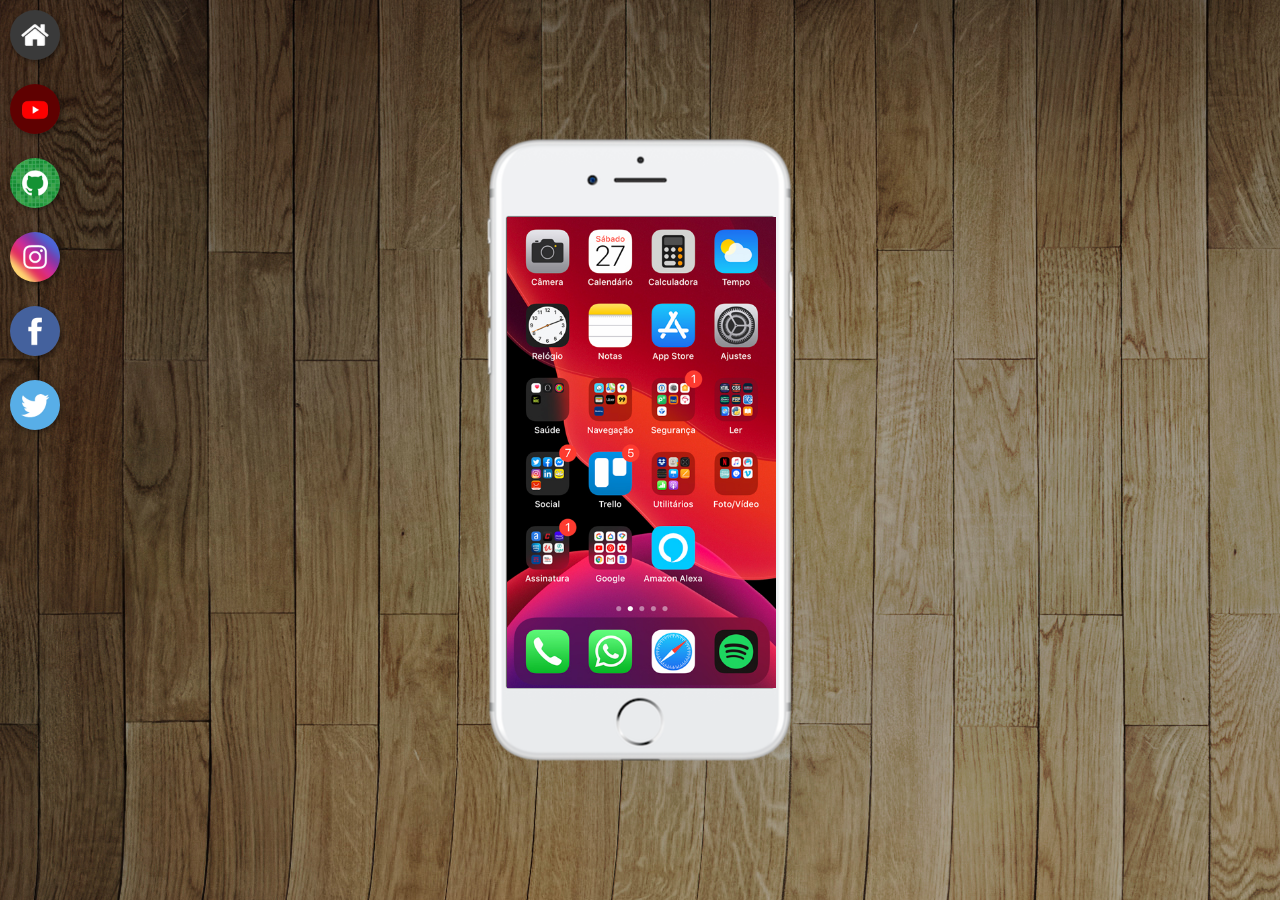
<file: index.html>
<!DOCTYPE html>
<html lang="pt-br">
<head>
    <meta charset="UTF-8">
    <meta name="viewport" content="width=device-width, initial-scale=1.0">
    <title>Document</title>
    <link rel="stylesheet" href="styles.css">
</head>
<body>
    <main><section id="telefone">
        <iframe src="home.html" name="tela" id="tela" frameborder="0">Seu navegador não é compatível.</iframe>
    </section>
<section id="redes-sociais">
 <a href="home.html" target="tela" alt="Home">
<img src="imagens/logo-home.jpg" alt="Home"></a><br>
<a href="youtube.html" target="tela" alt="YouTube">
    <img src="imagens/logo-youtube.jpg" alt="YouTube"></a><br>

<a href="github.html" target="tela" alt="GitHub">
    <img src="imagens/logo-github.jpg" alt="GitHub"></a><br>

<a href="instagram.html" target="tela" alt="Instagram">
    <img src="imagens/logo-instagram.jpg"  alt="Instagram"></a><br>

<a href="facebook.html" target="tela" alt="Facebook">
    <img src="imagens/logo-facebook.jpg"  alt="Facebook"></a><br>
<a href="twitter.html" target="tela" alt="Twitter">
    <img src="imagens/logo-twitter.jpg"  alt="Twitter"></a><br>
</section>


</main>
</body>
</html>
</file>
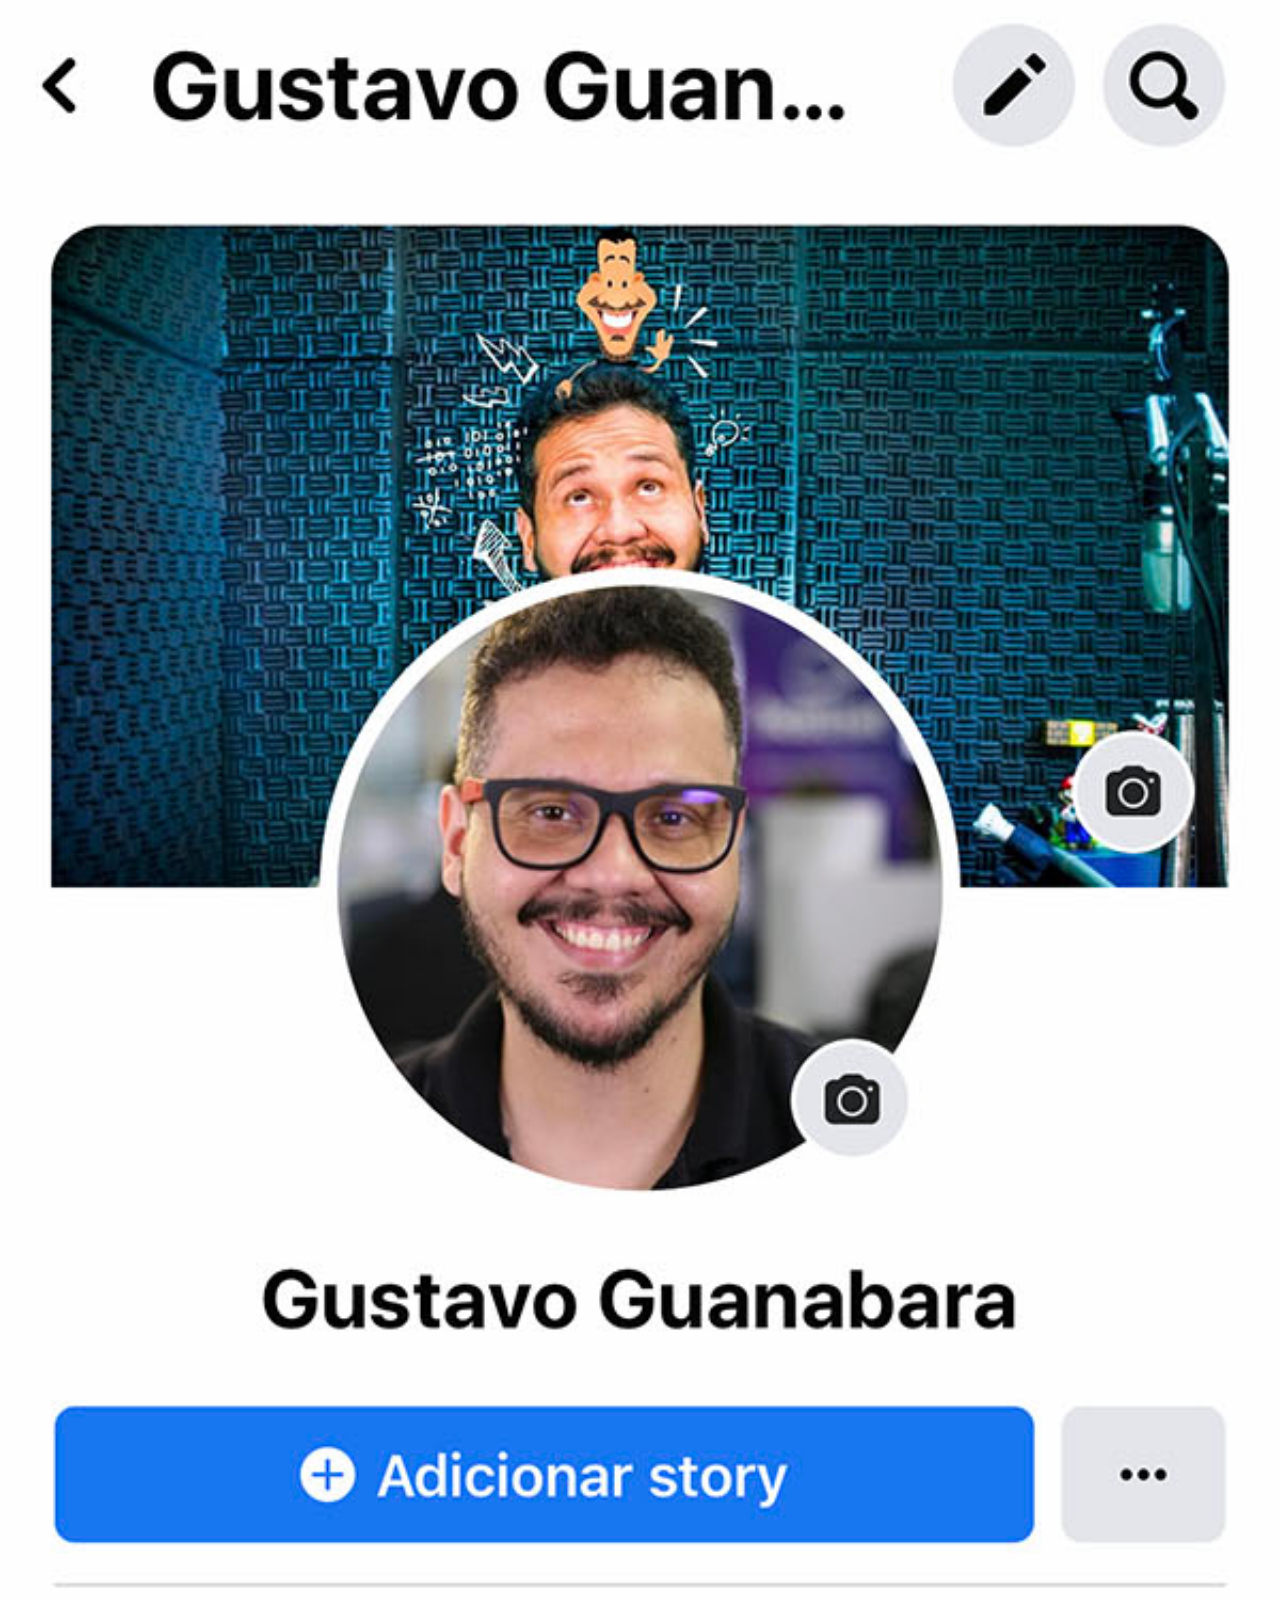
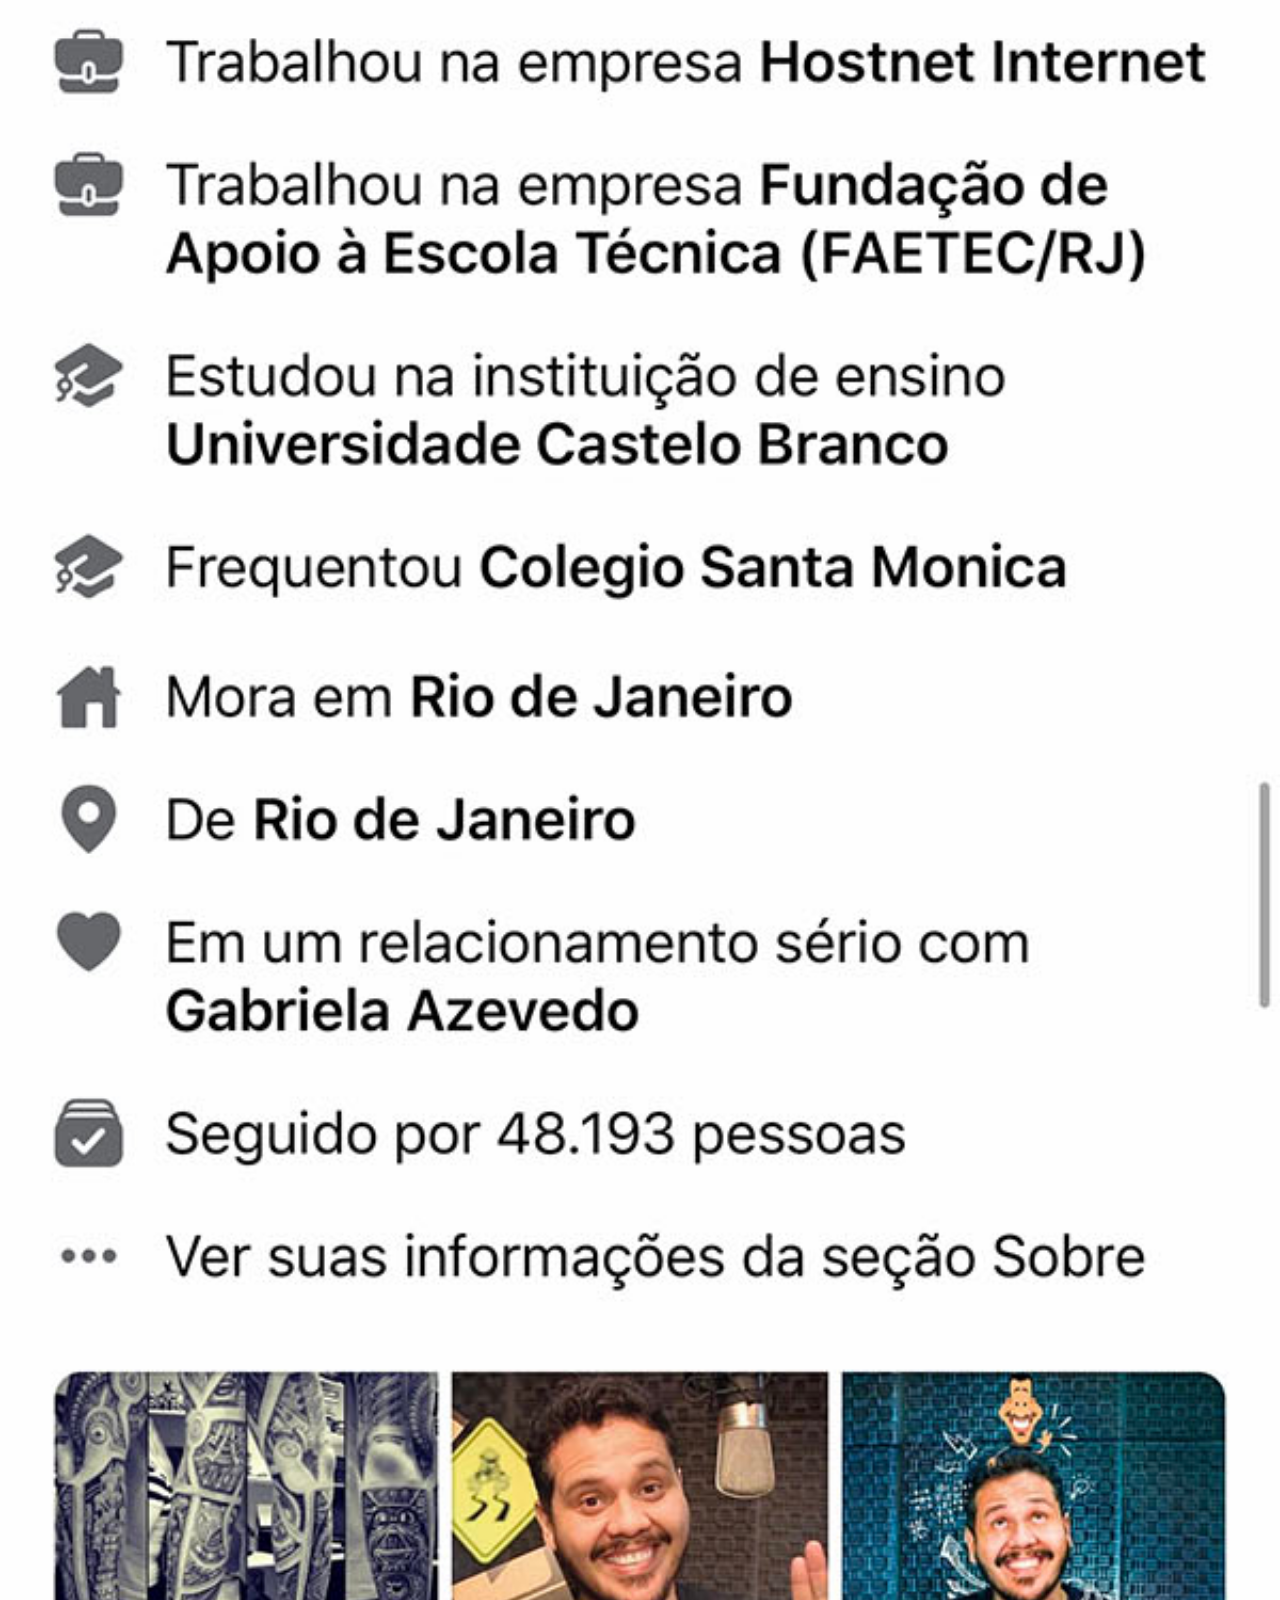
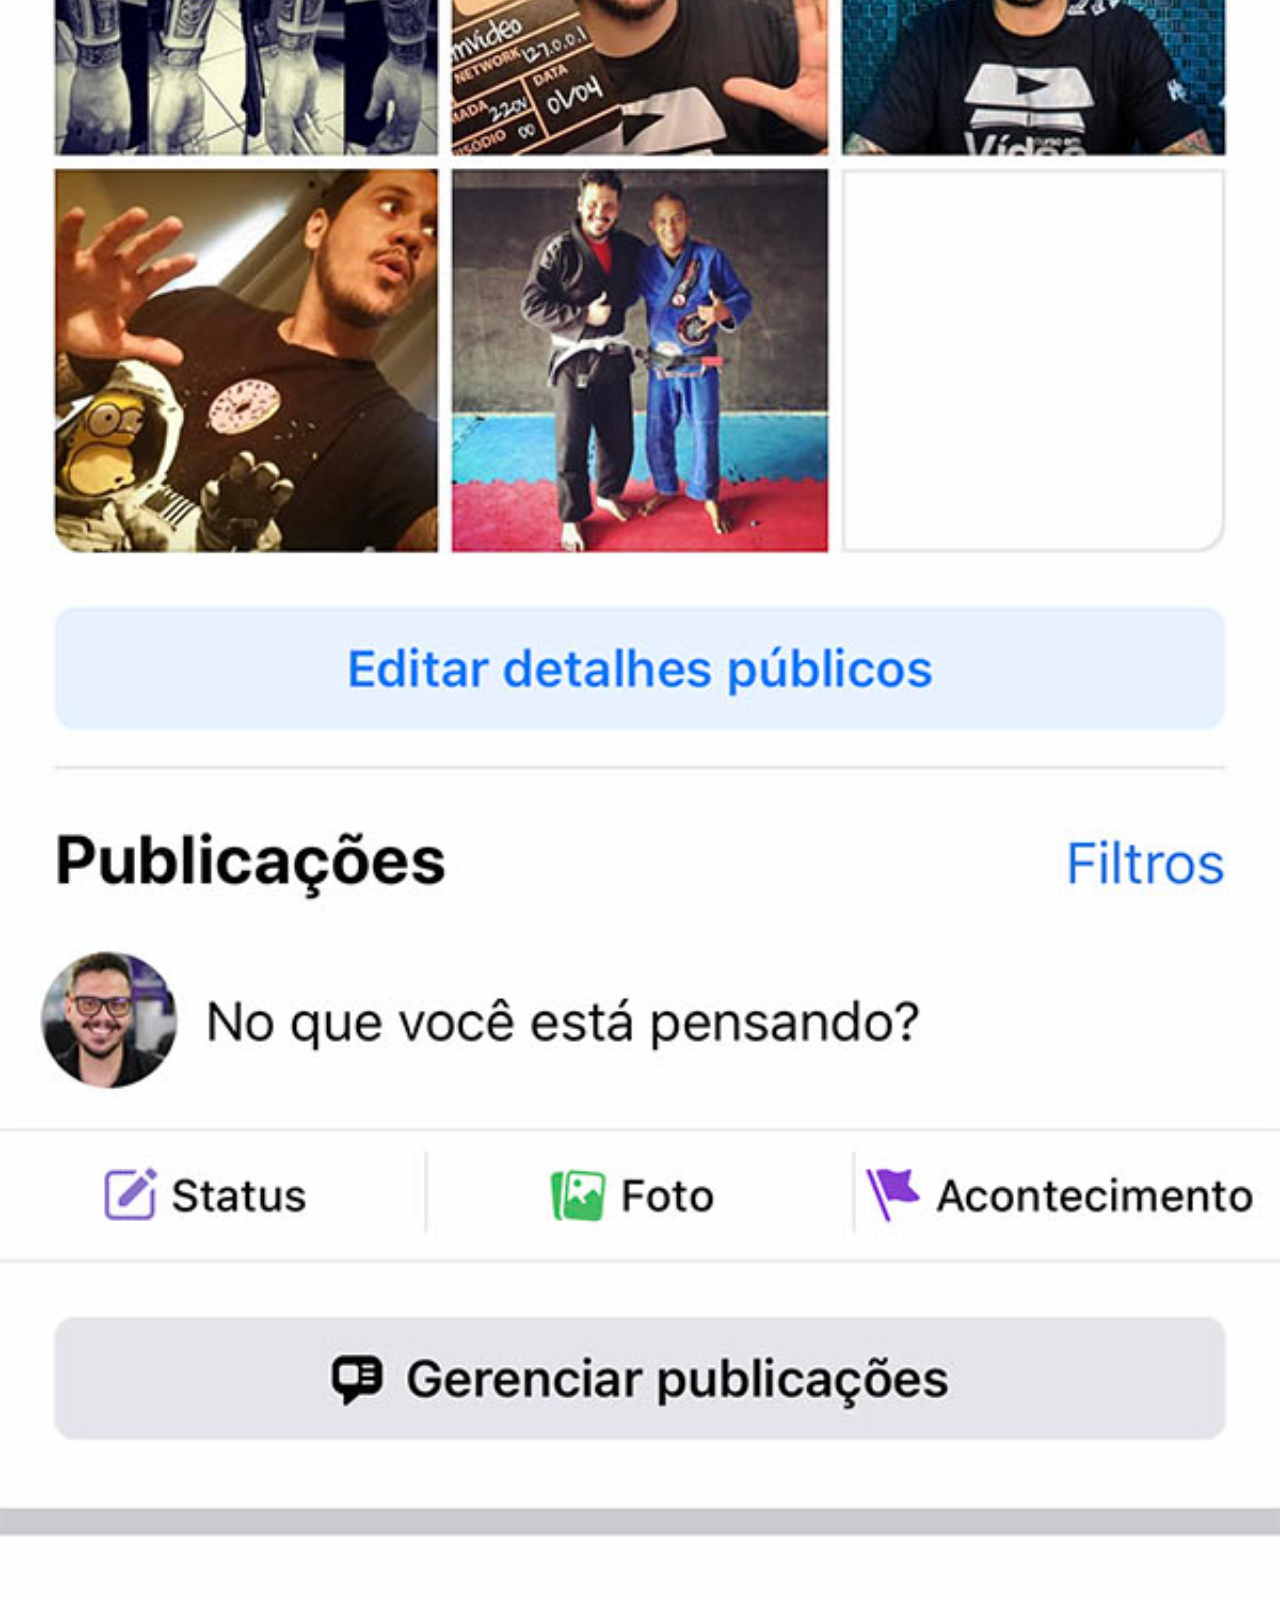
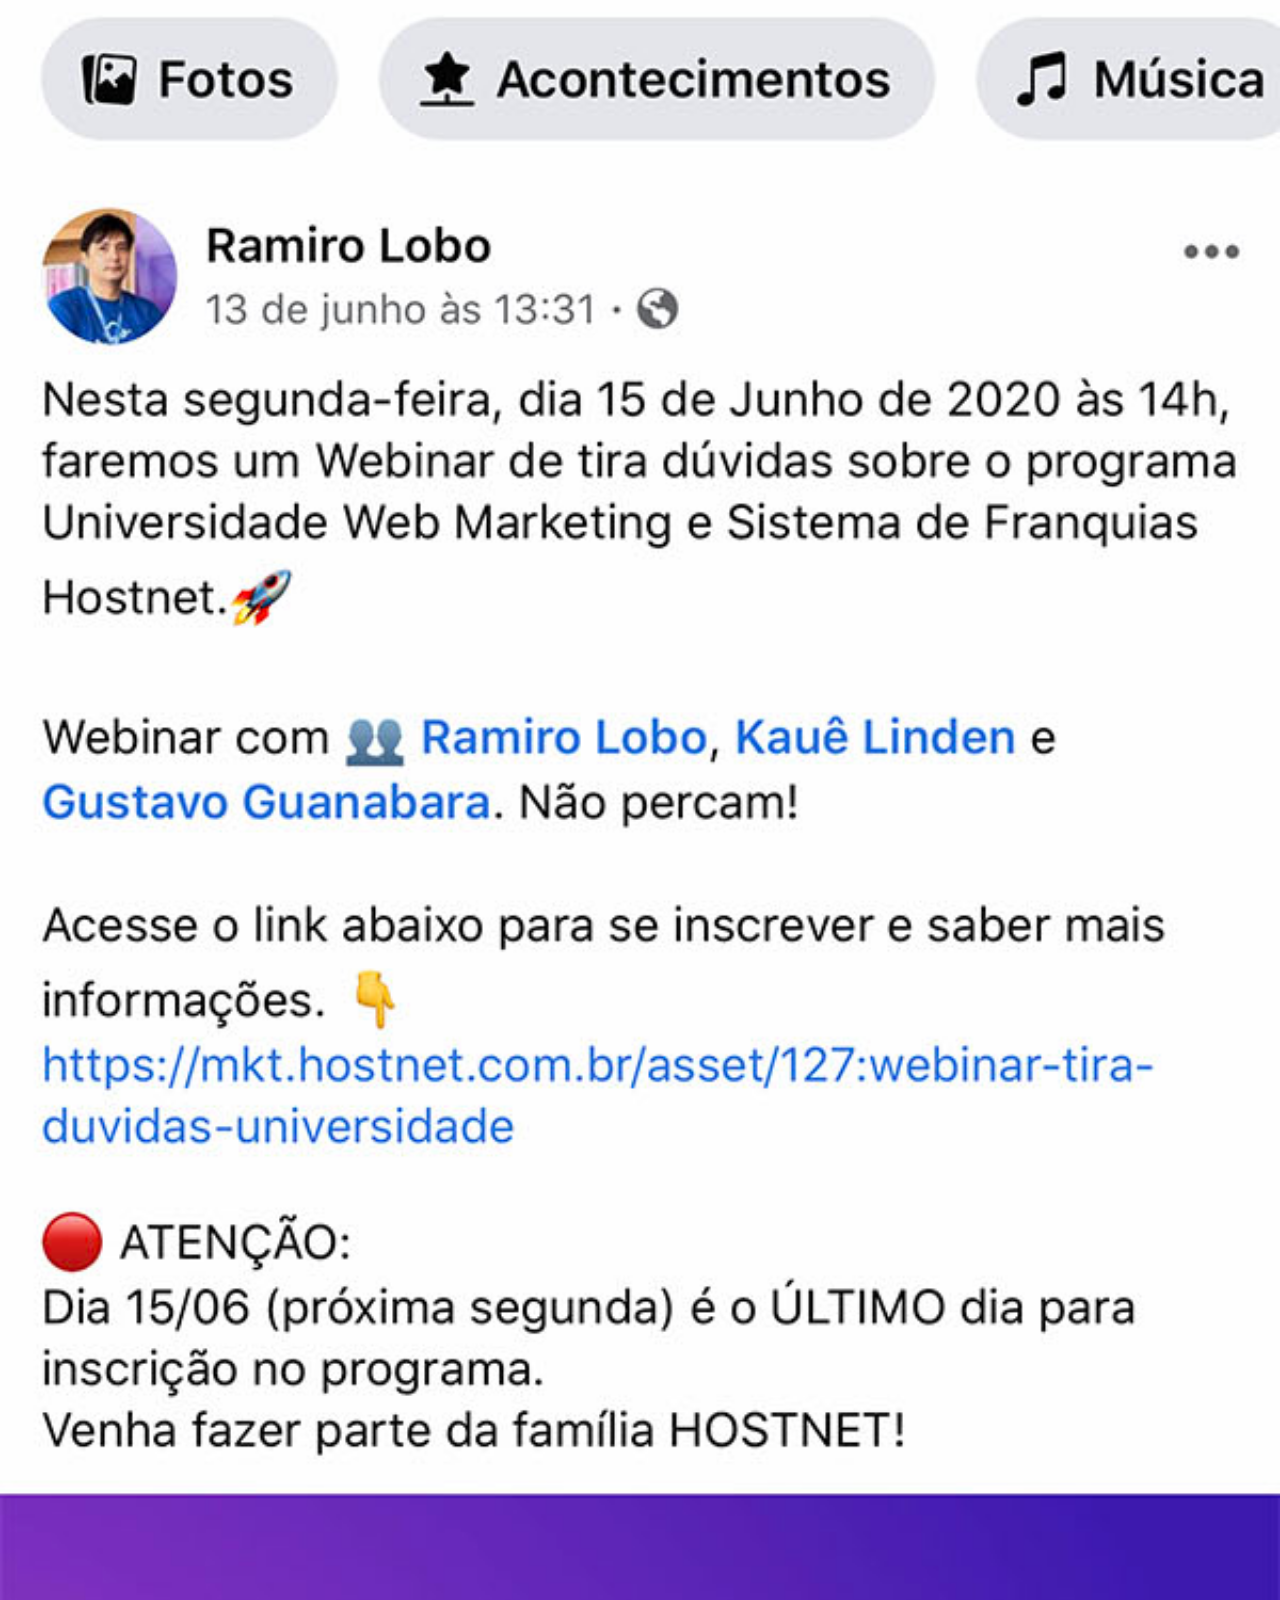
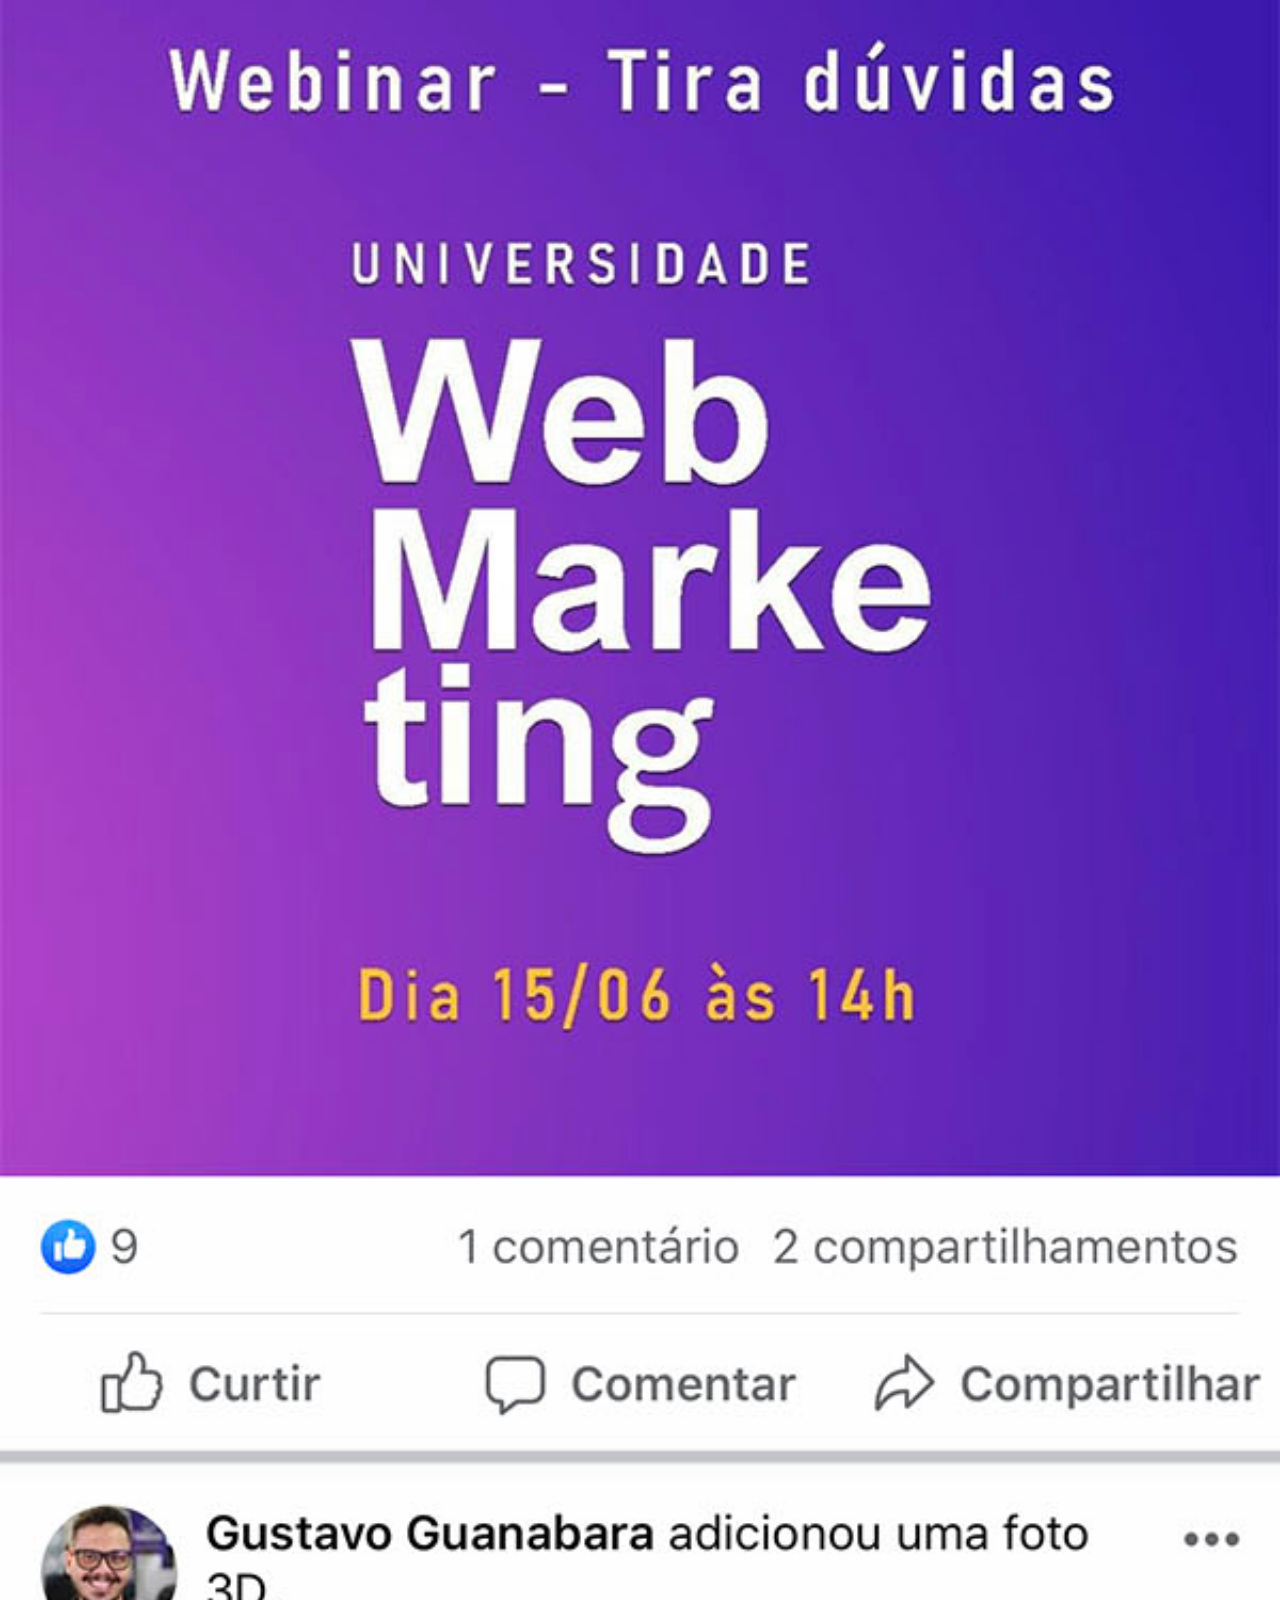
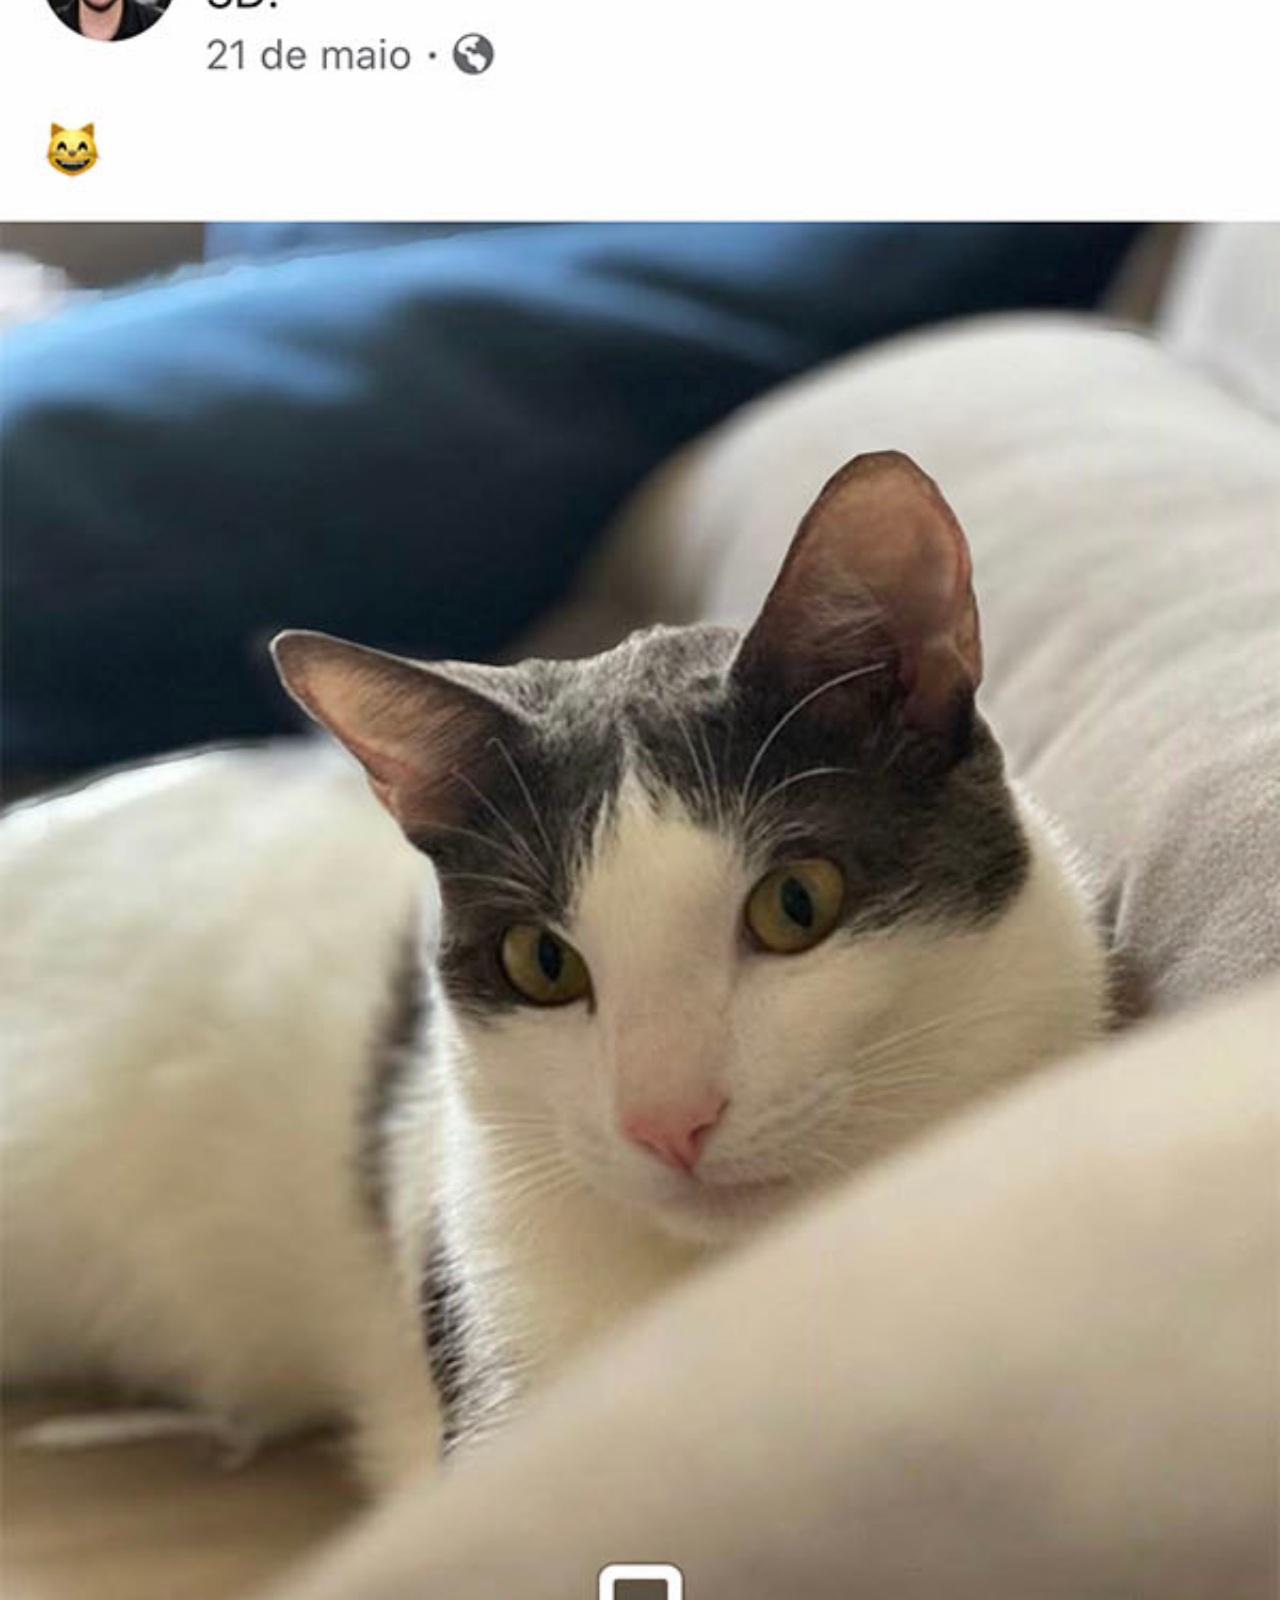
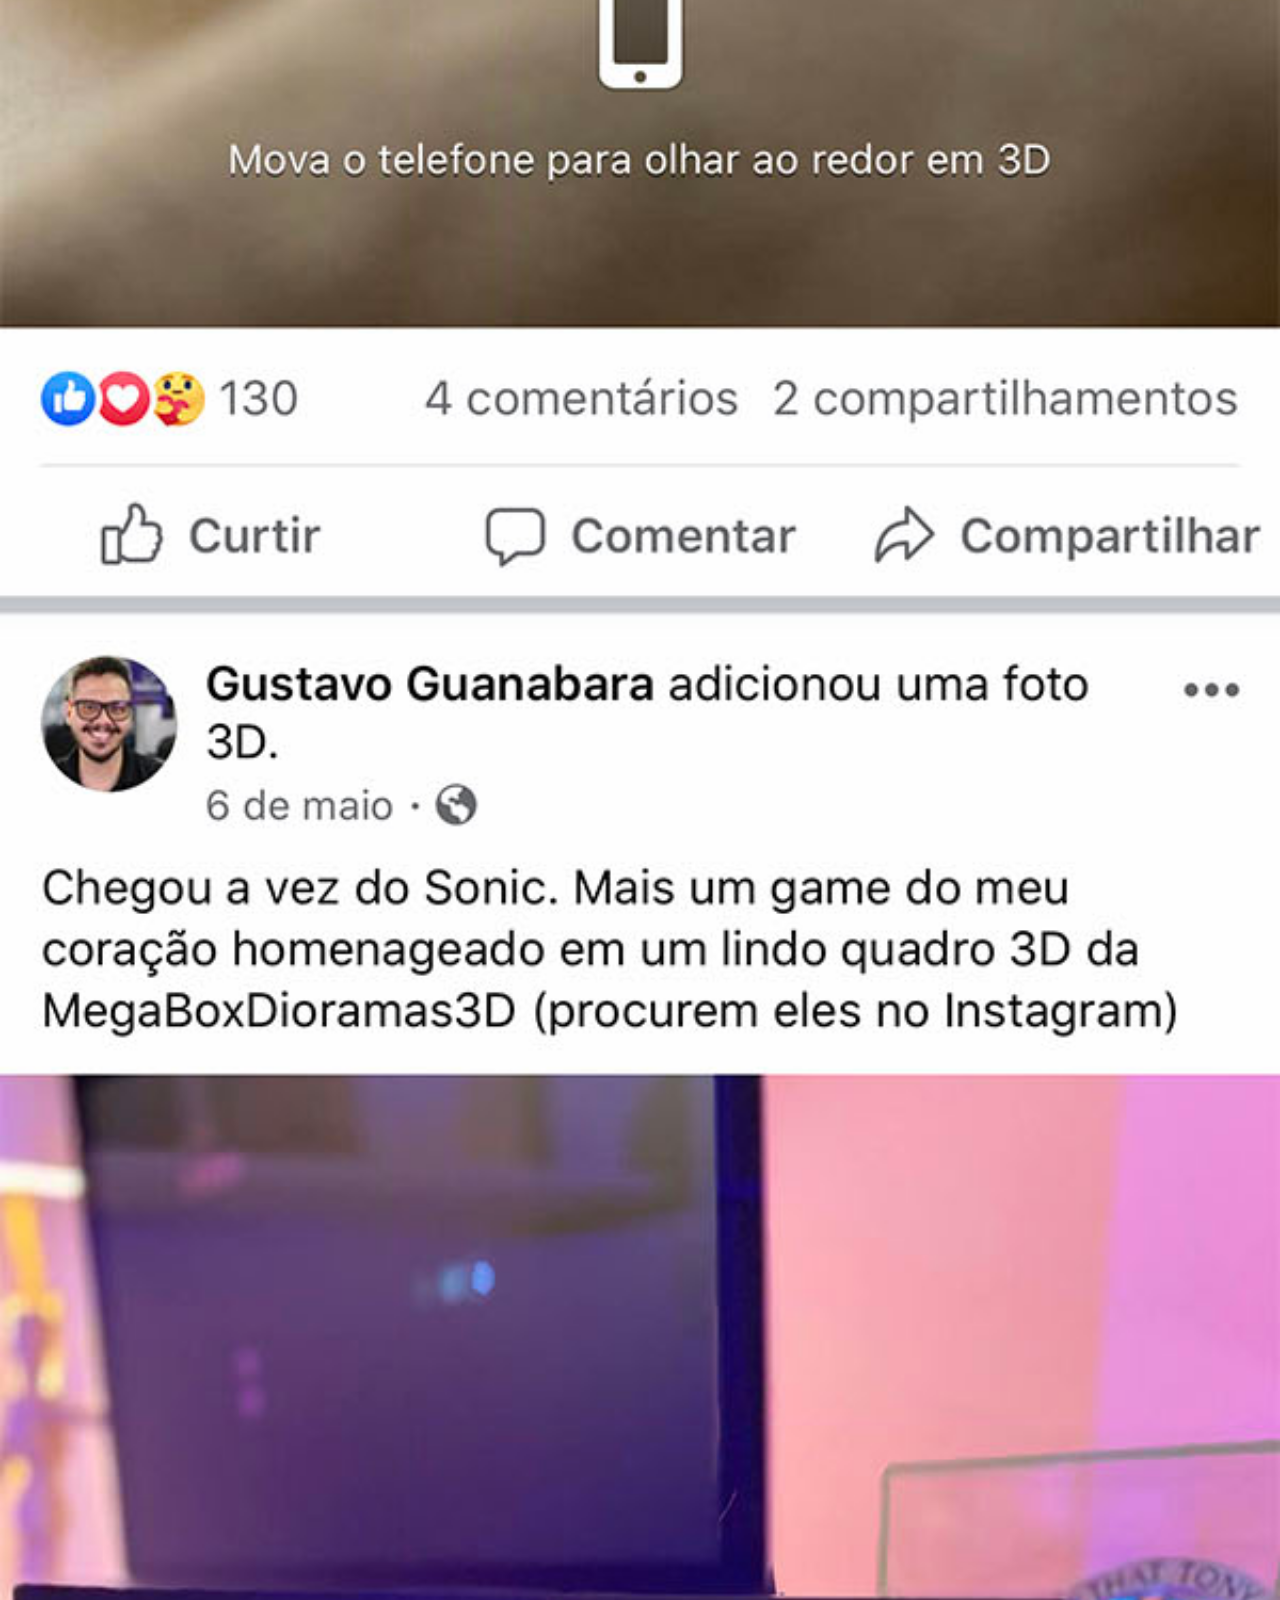
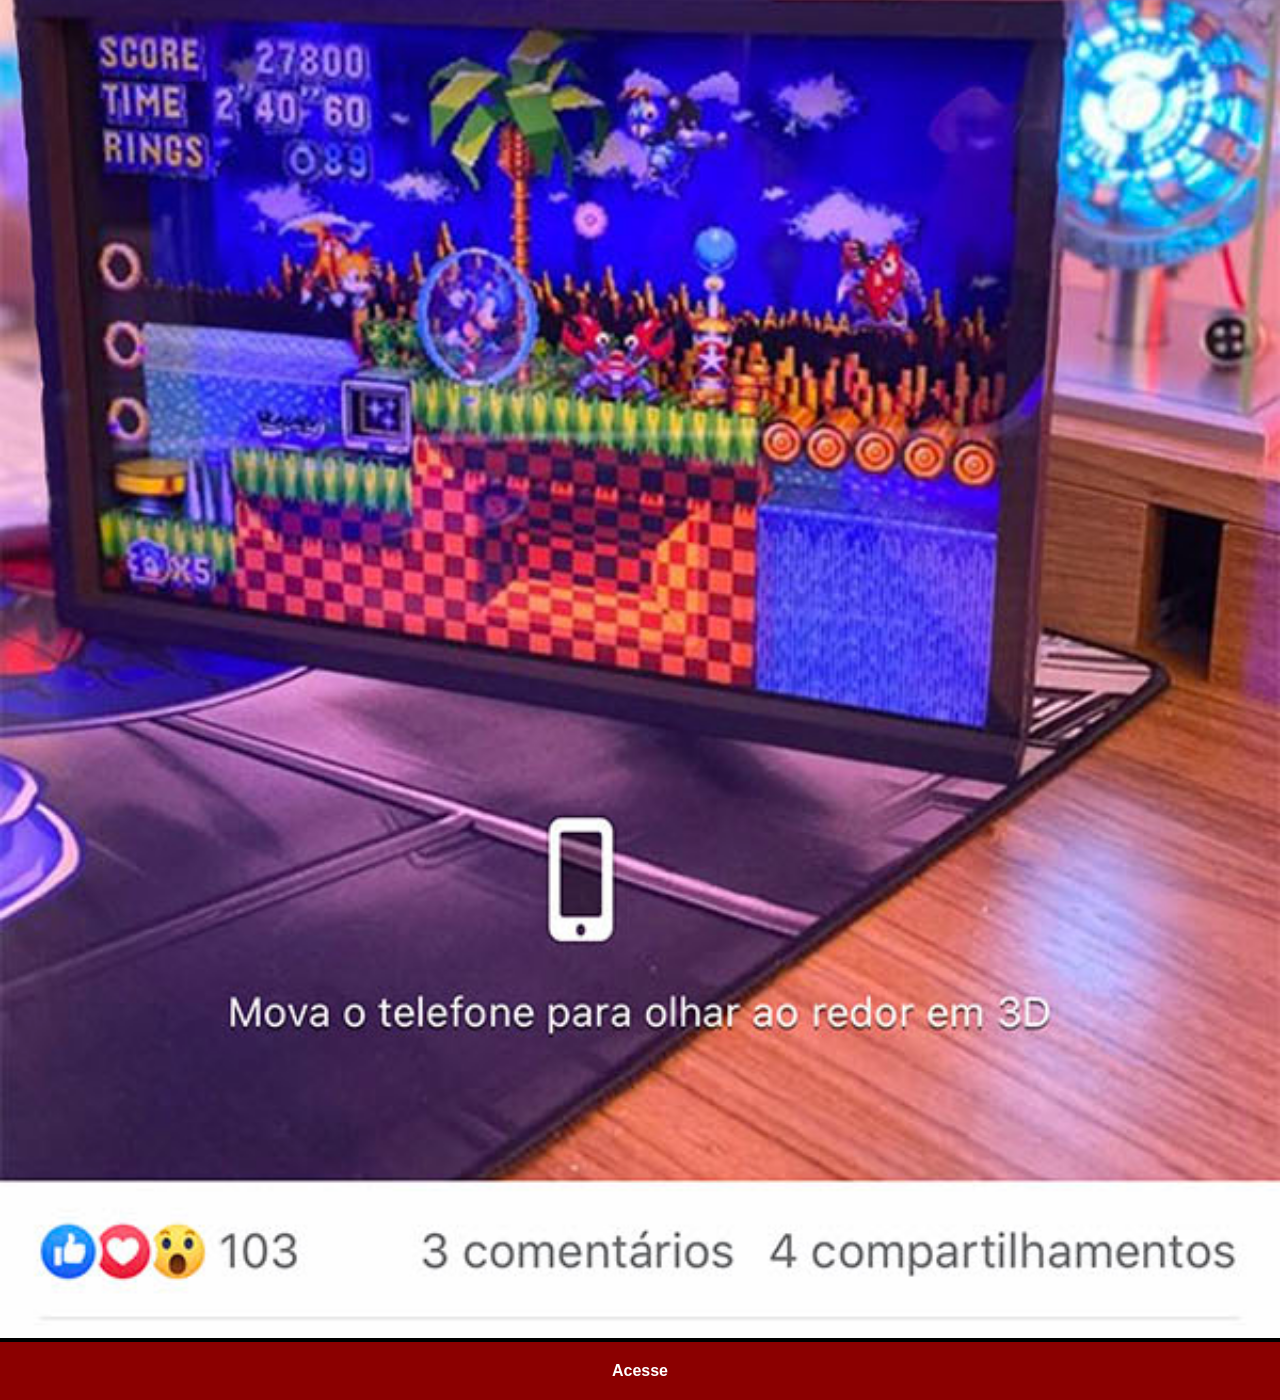
<file: facebook.html>
<!DOCTYPE html>
<html lang="pt-br">
<head>
    <meta charset="UTF-8">
    <meta name="viewport" content="width=device-width, initial-scale=1.0">
    <title>Facebook</title>
    <link rel="stylesheet" href="style2.css">
</head>
<body>
     <img src="imagens/tela-facebook.jpg" alt="Facebook">
    <a href="https://www.facebook.com/cursoemvideo" target="_blank">Acesse</a>
</body>
</html>
</file>
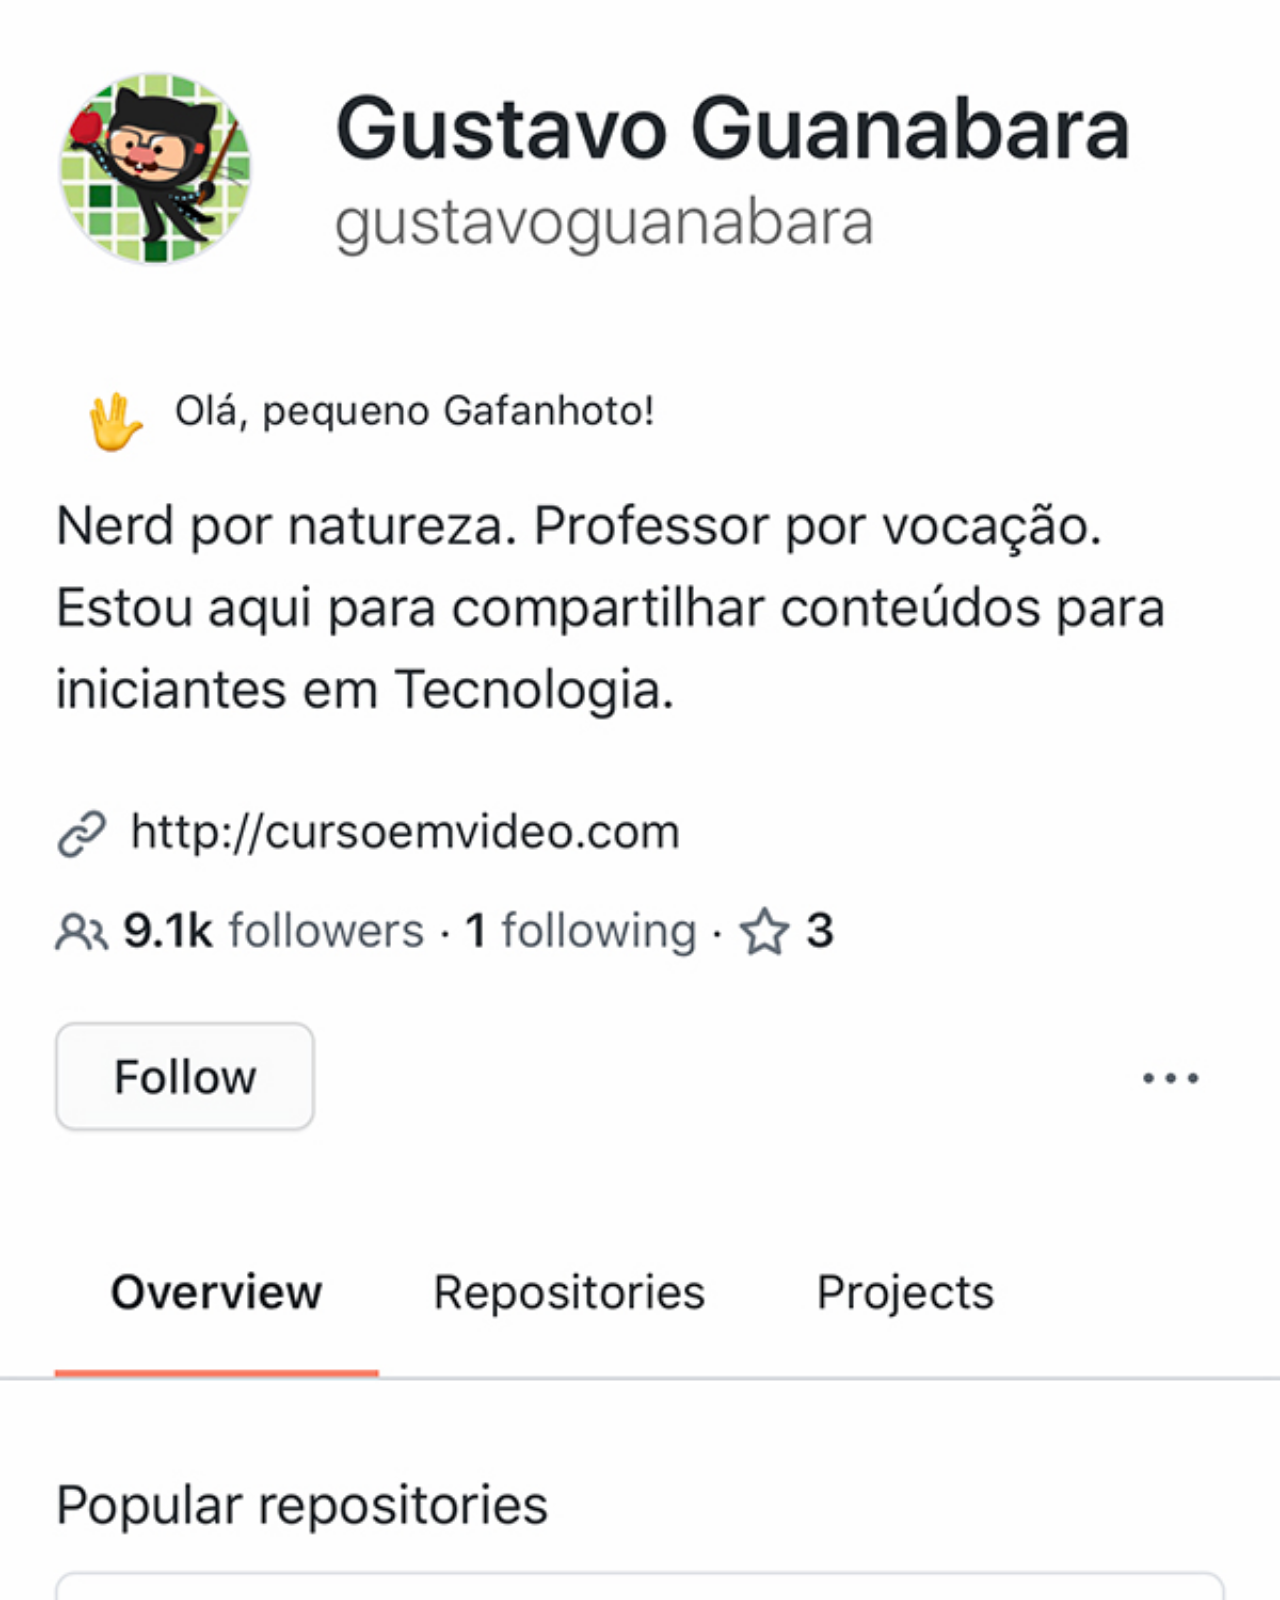
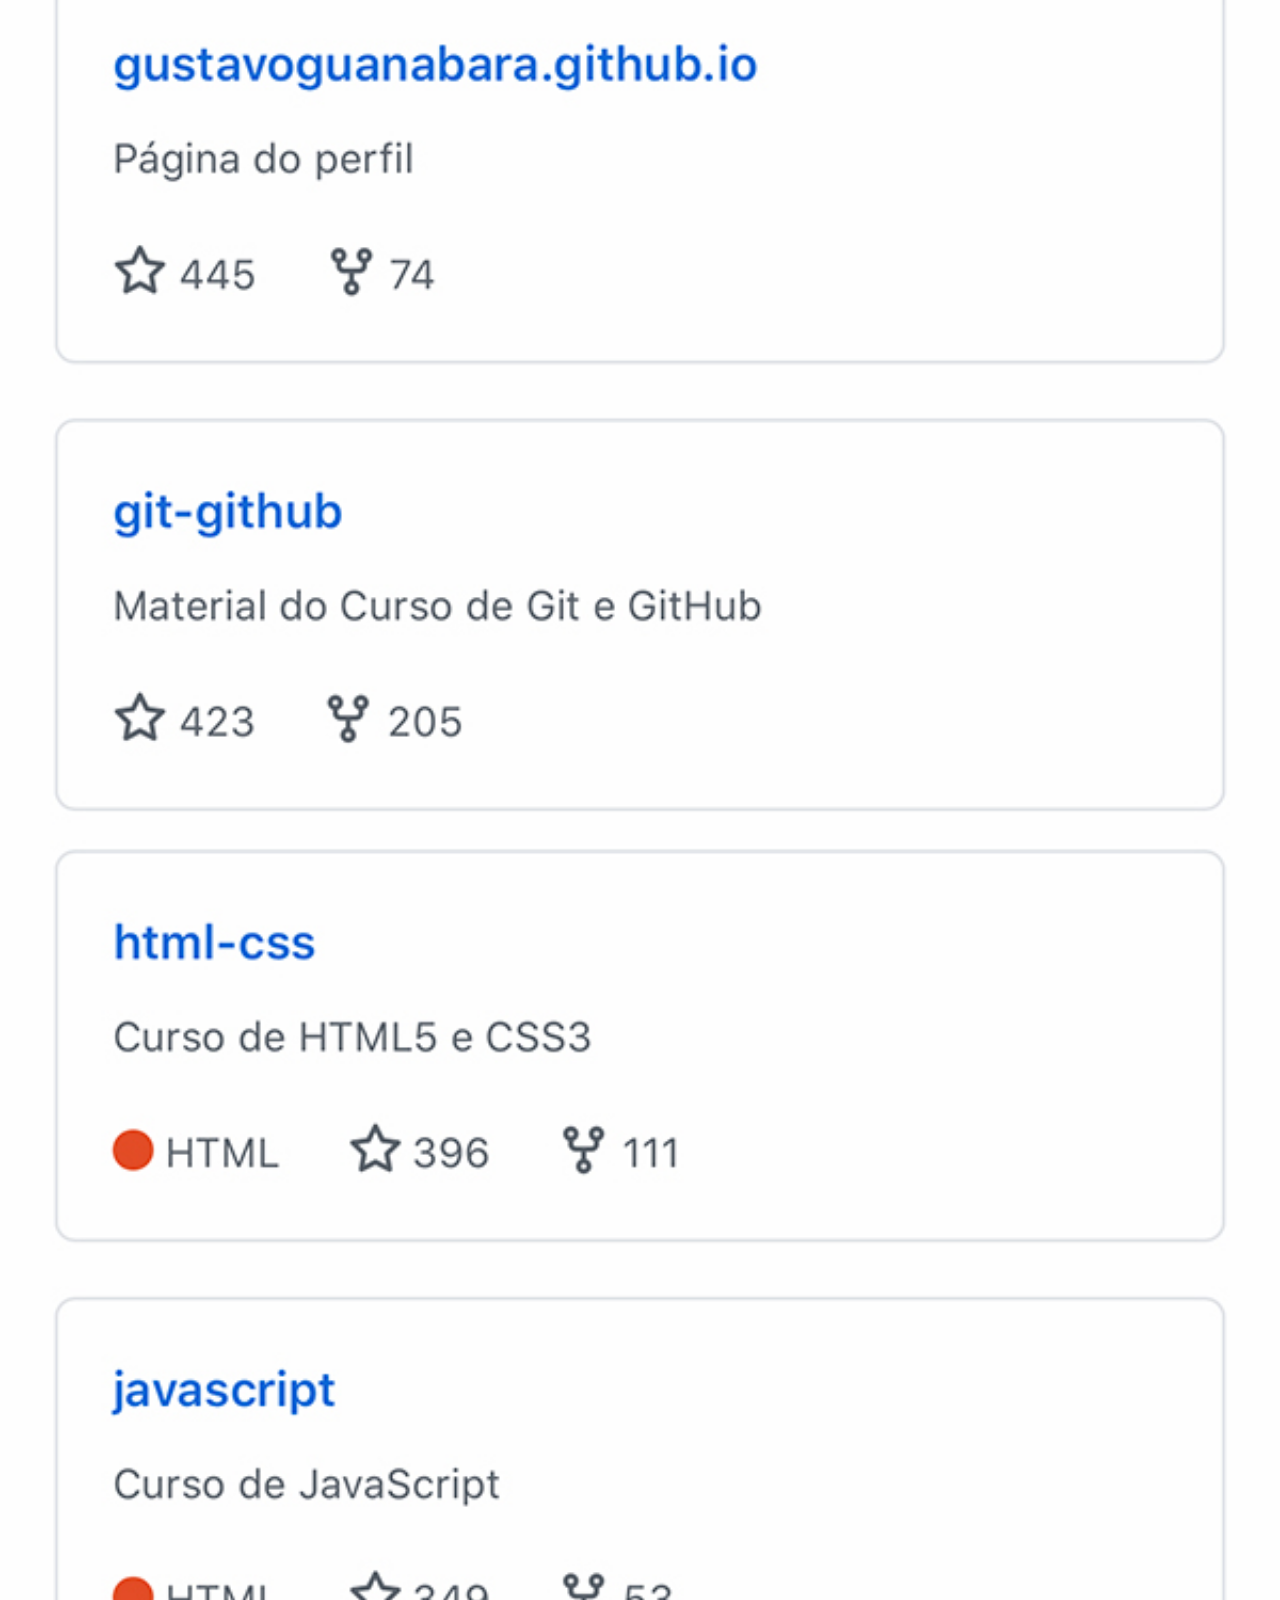
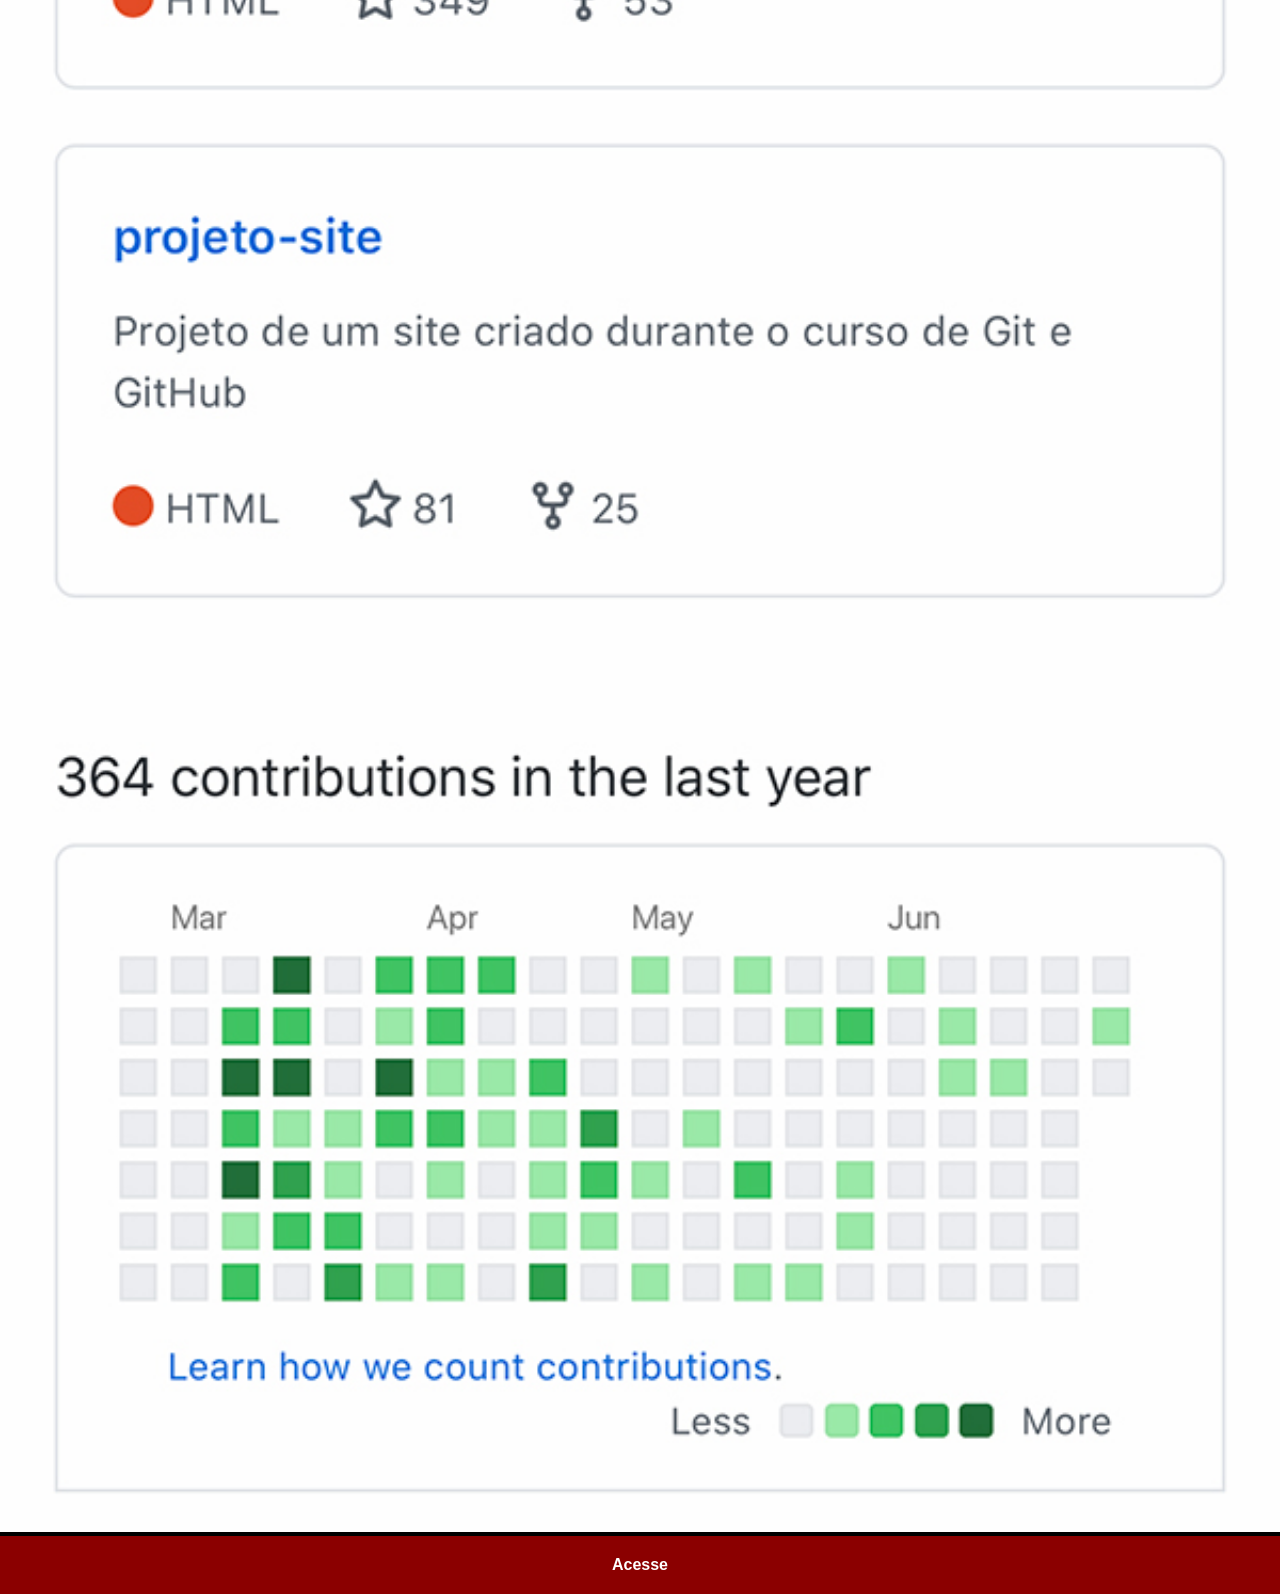
<file: github.html>
<!DOCTYPE html>
<html lang="pt-br">
<head>
    <meta charset="UTF-8">
    <meta name="viewport" content="width=device-width, initial-scale=1.0">
    <title>GitHub</title>
    <link rel="stylesheet" href="style2.css">
</head>
<body>
     <img src="imagens/tela-github.jpg" alt="GitHub">
    <a href="https://www.github.com/cursoemvideo" target="_blank">Acesse</a>
</body>
</html>
</file>
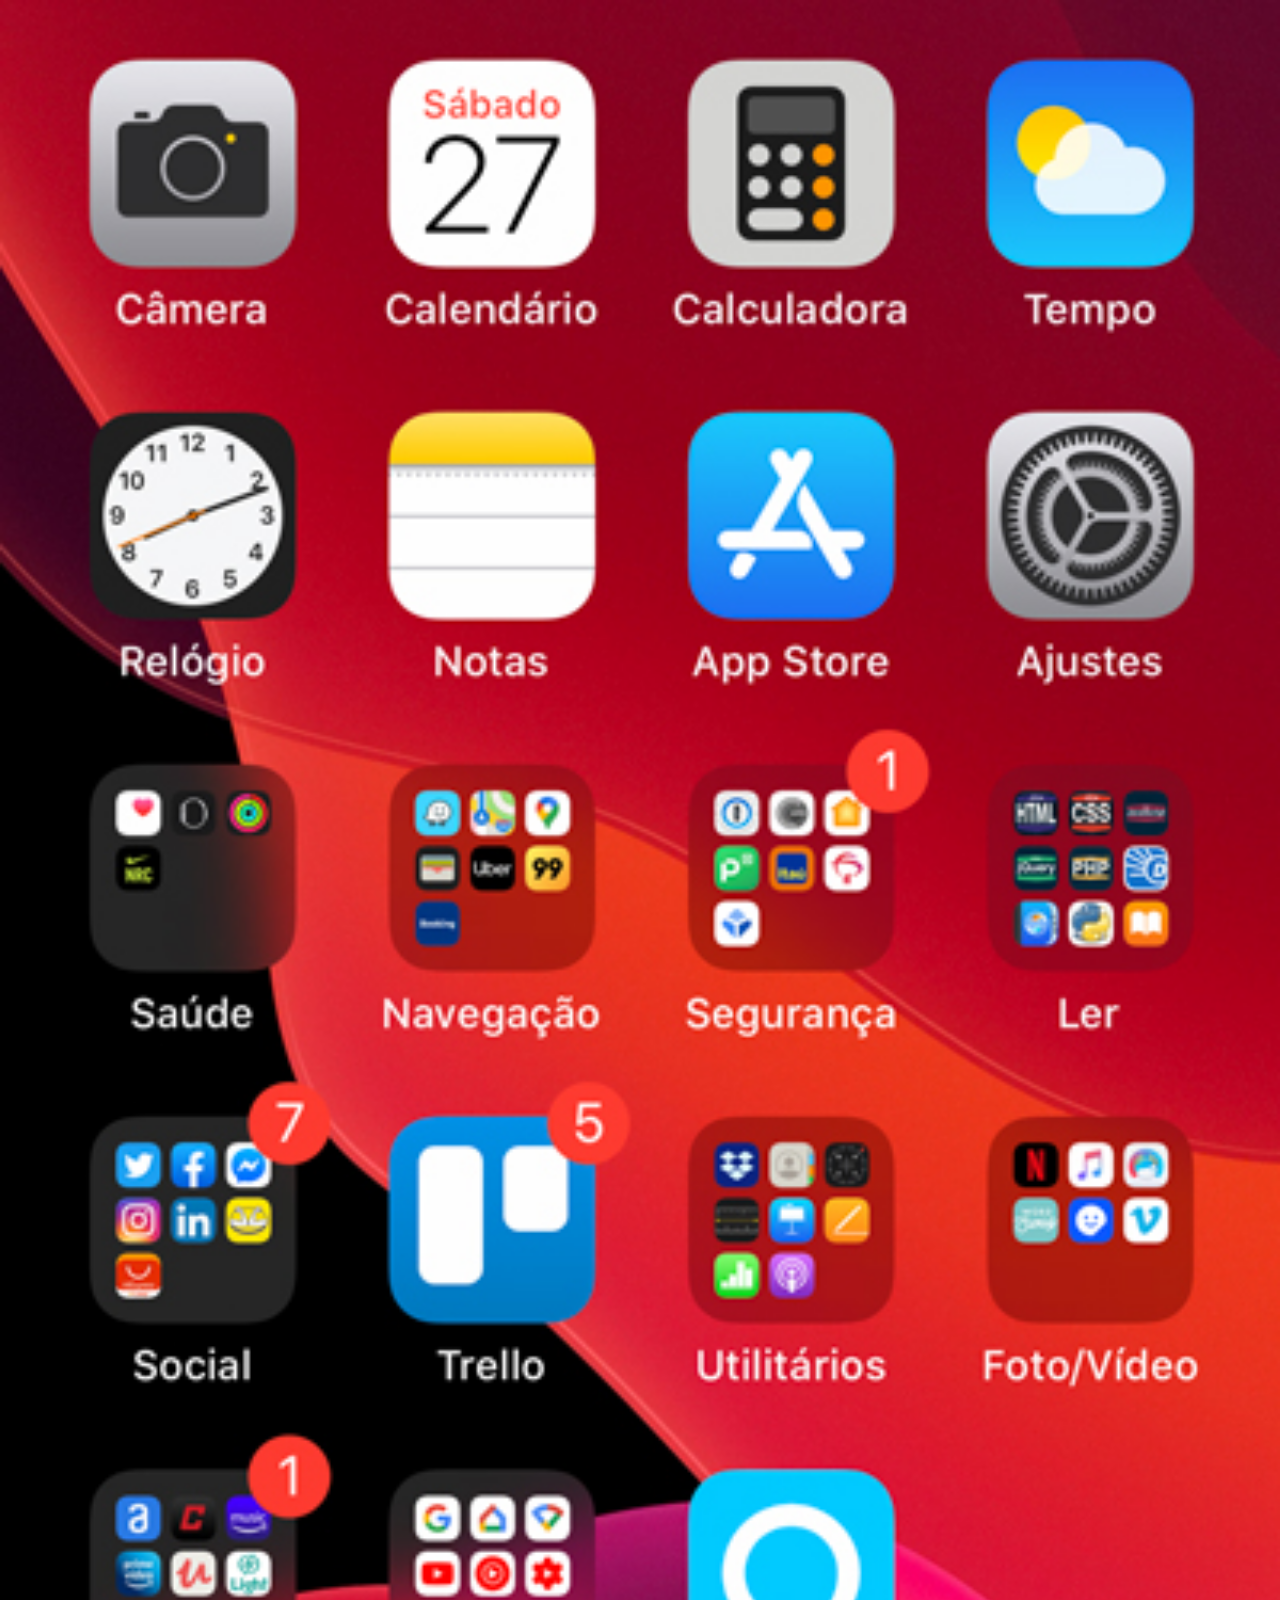
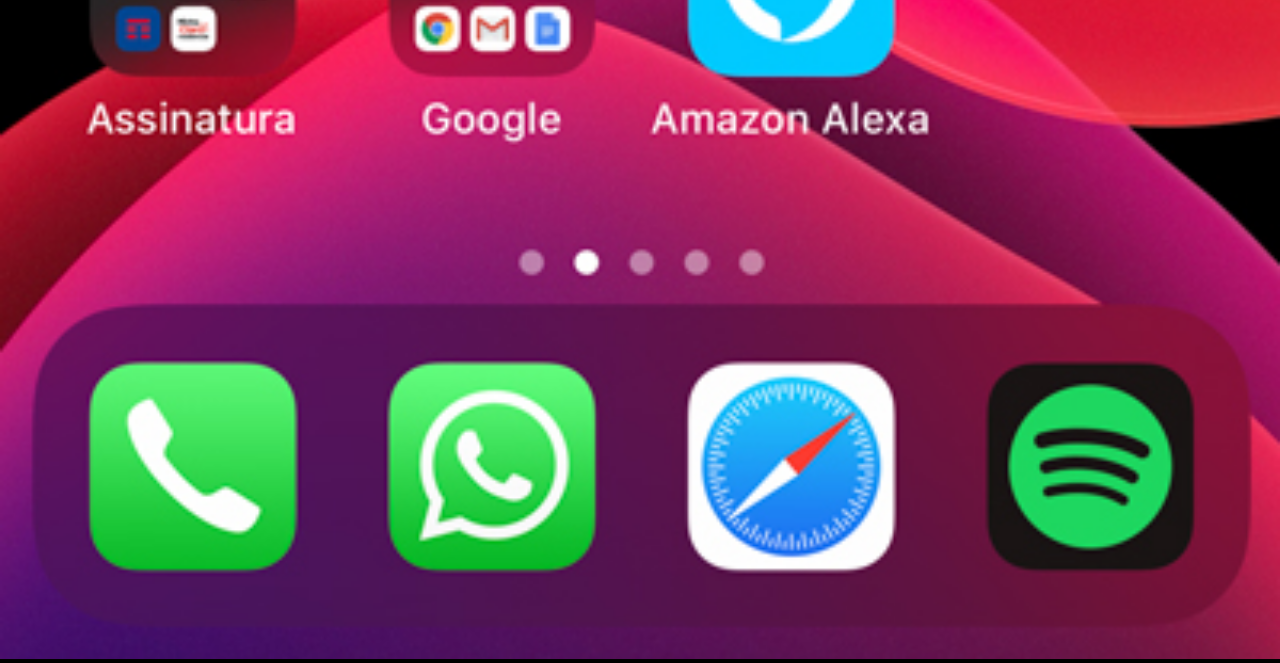
<file: home.html>
<!DOCTYPE html>
<html lang="pt-br">
<head>
    <meta charset="UTF-8">
    <meta name="viewport" content="width=device-width, initial-scale=1.0">
    <link rel="stylesheet" href="style2.css">
    <title>Home</title>
</head>
<body>
    <img src="imagens/tela-home.jpg" alt="Home">
</body>
</html>
</file>
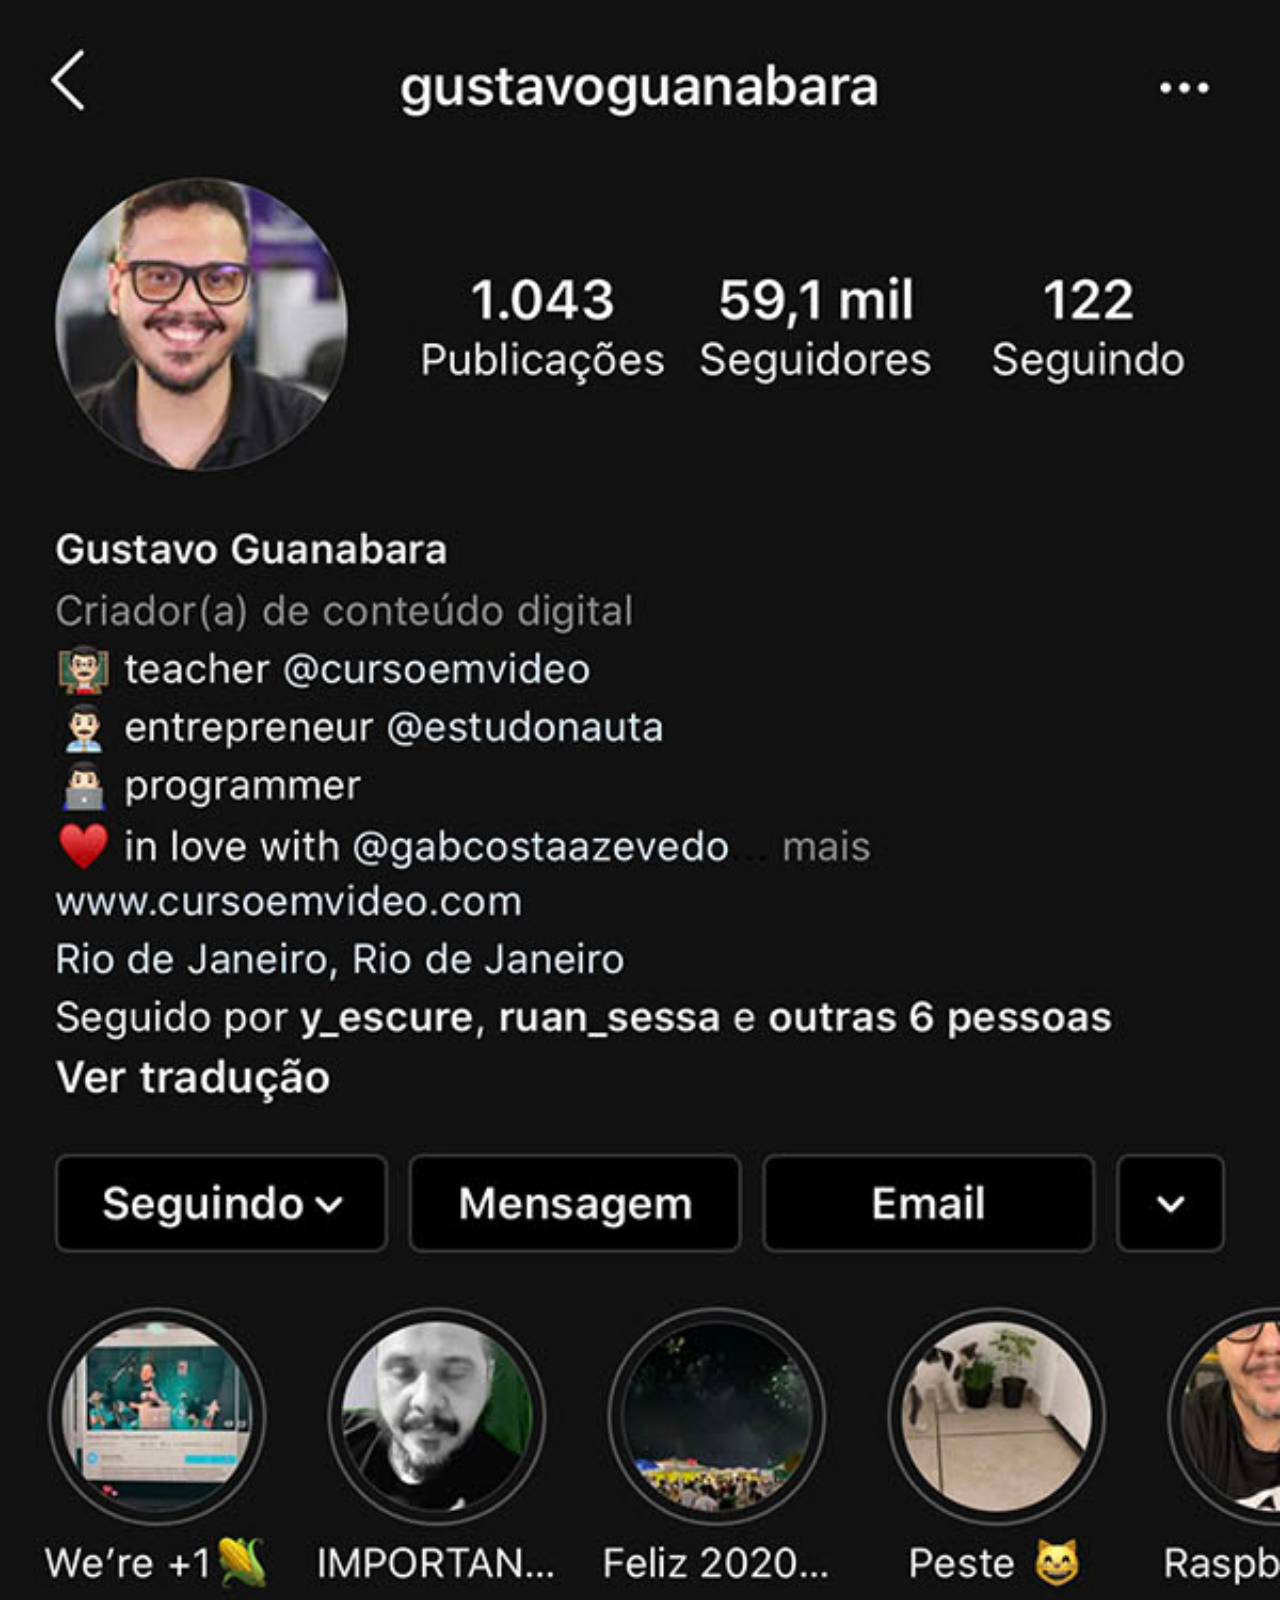
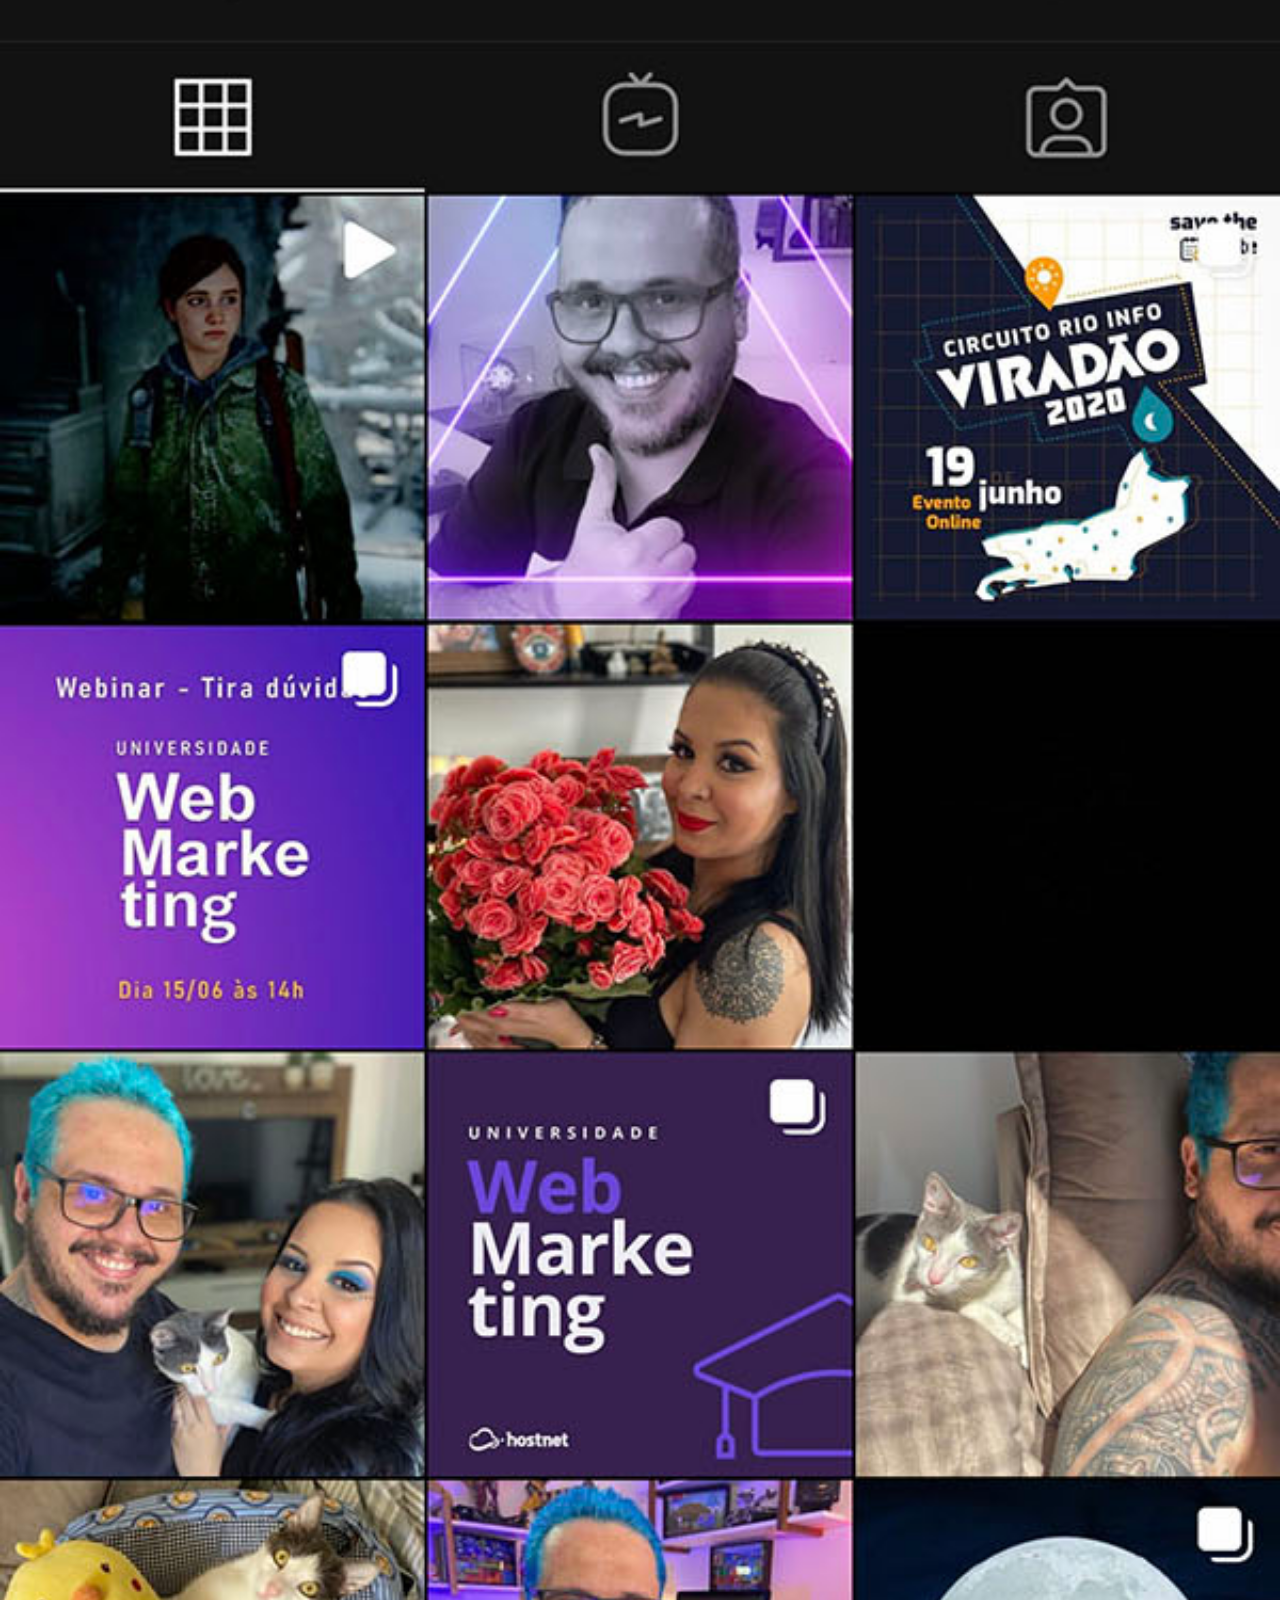
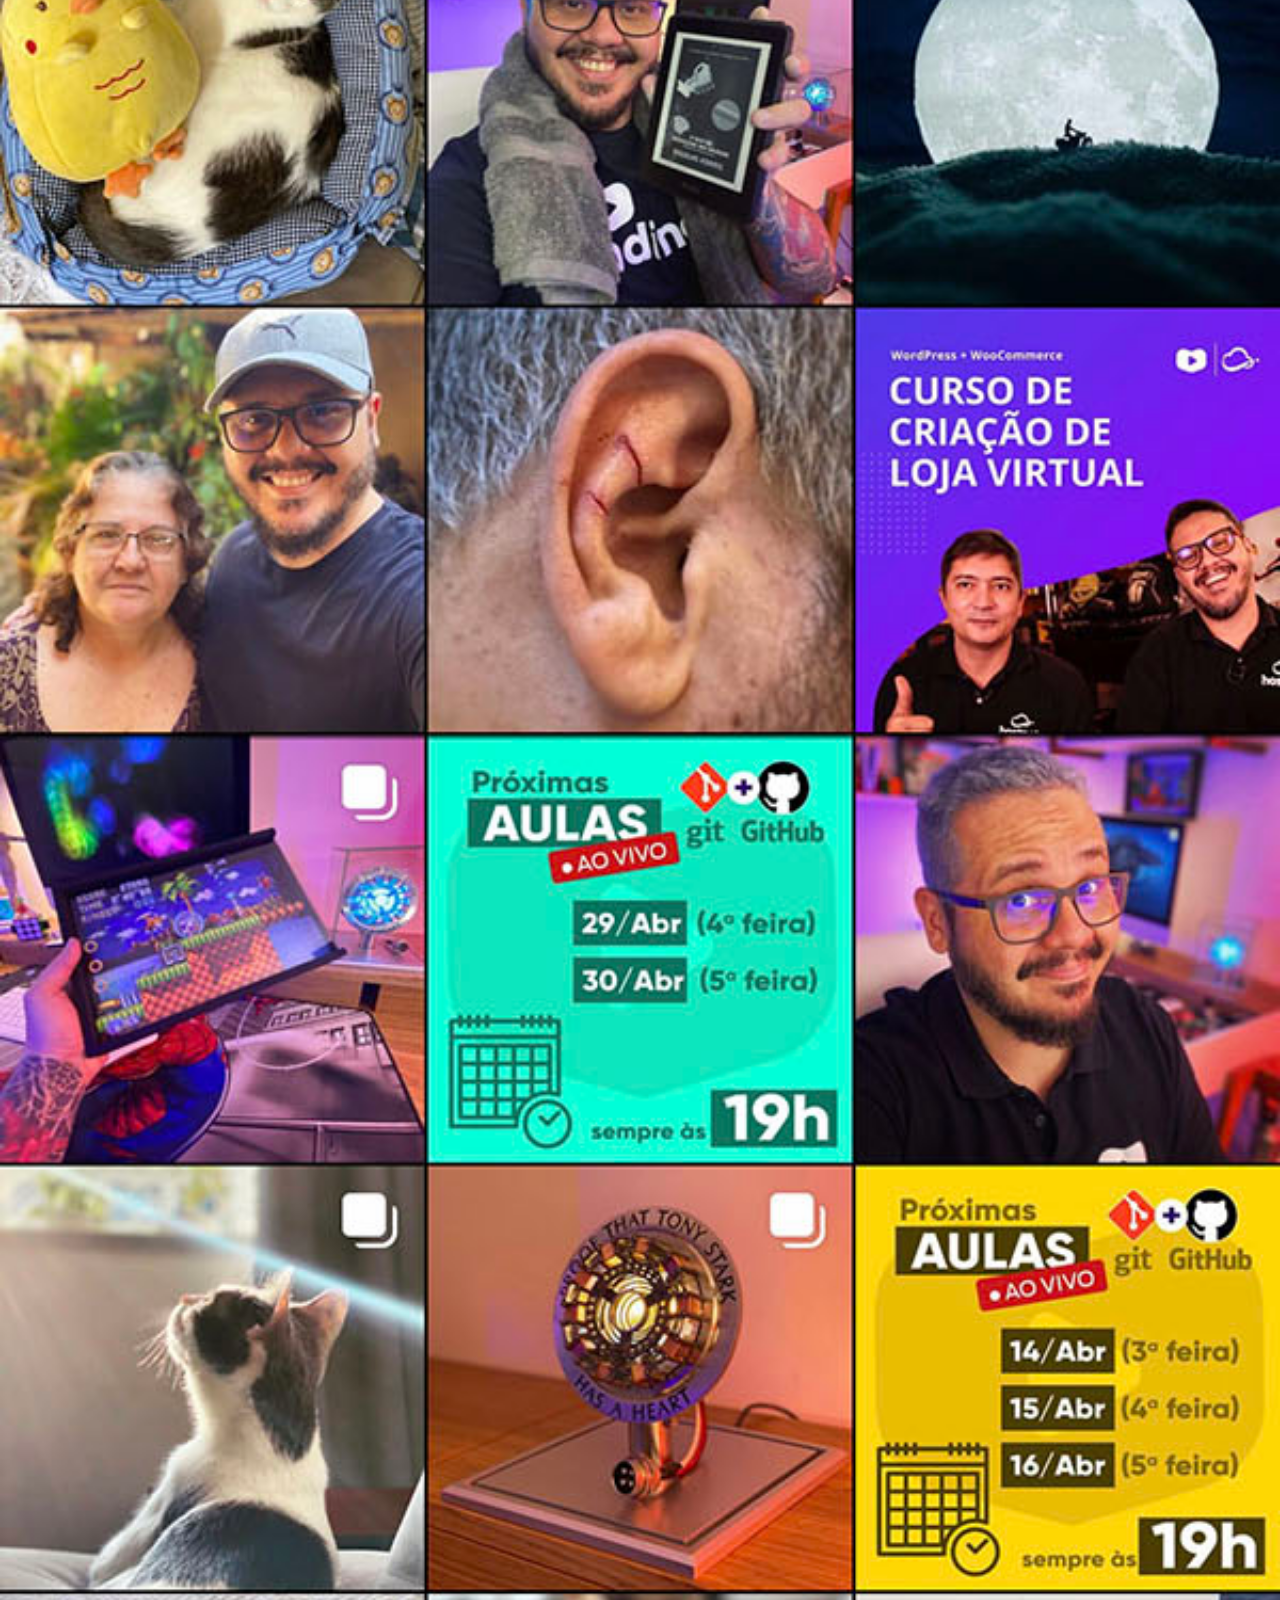
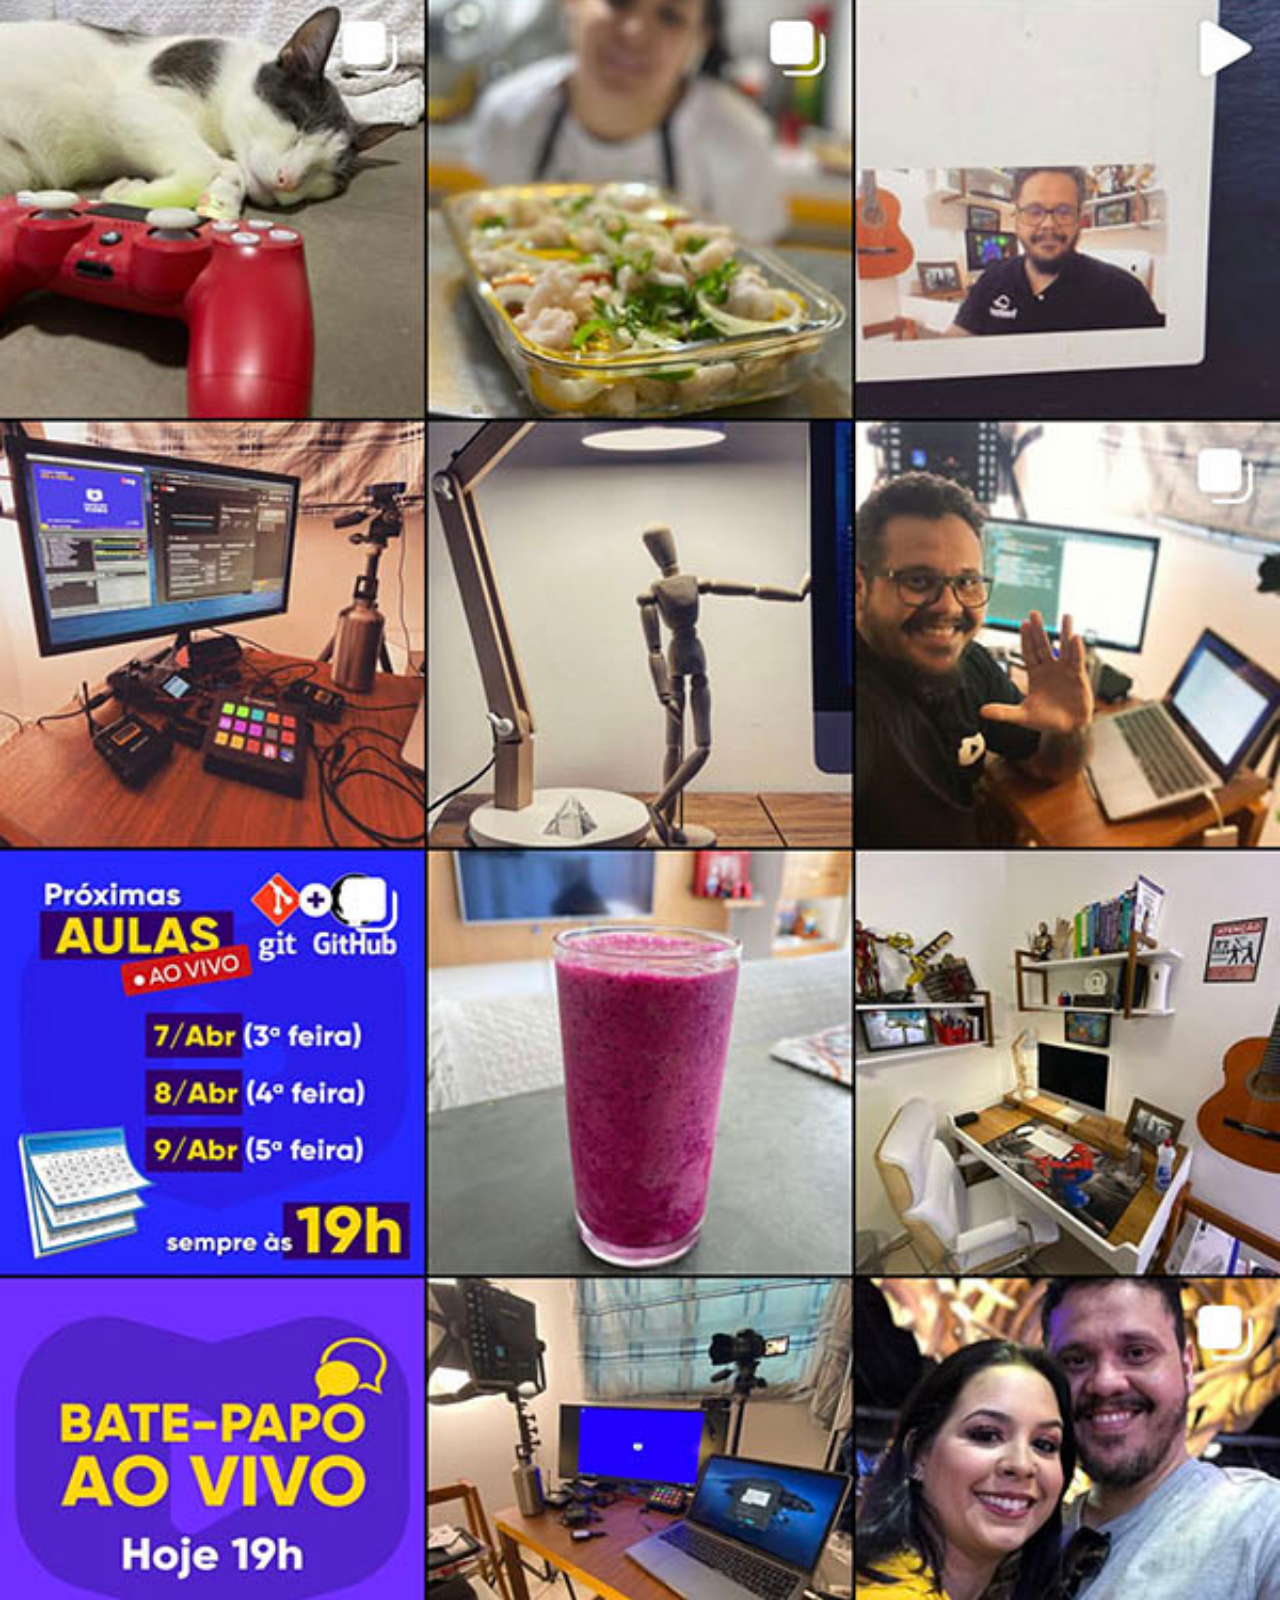
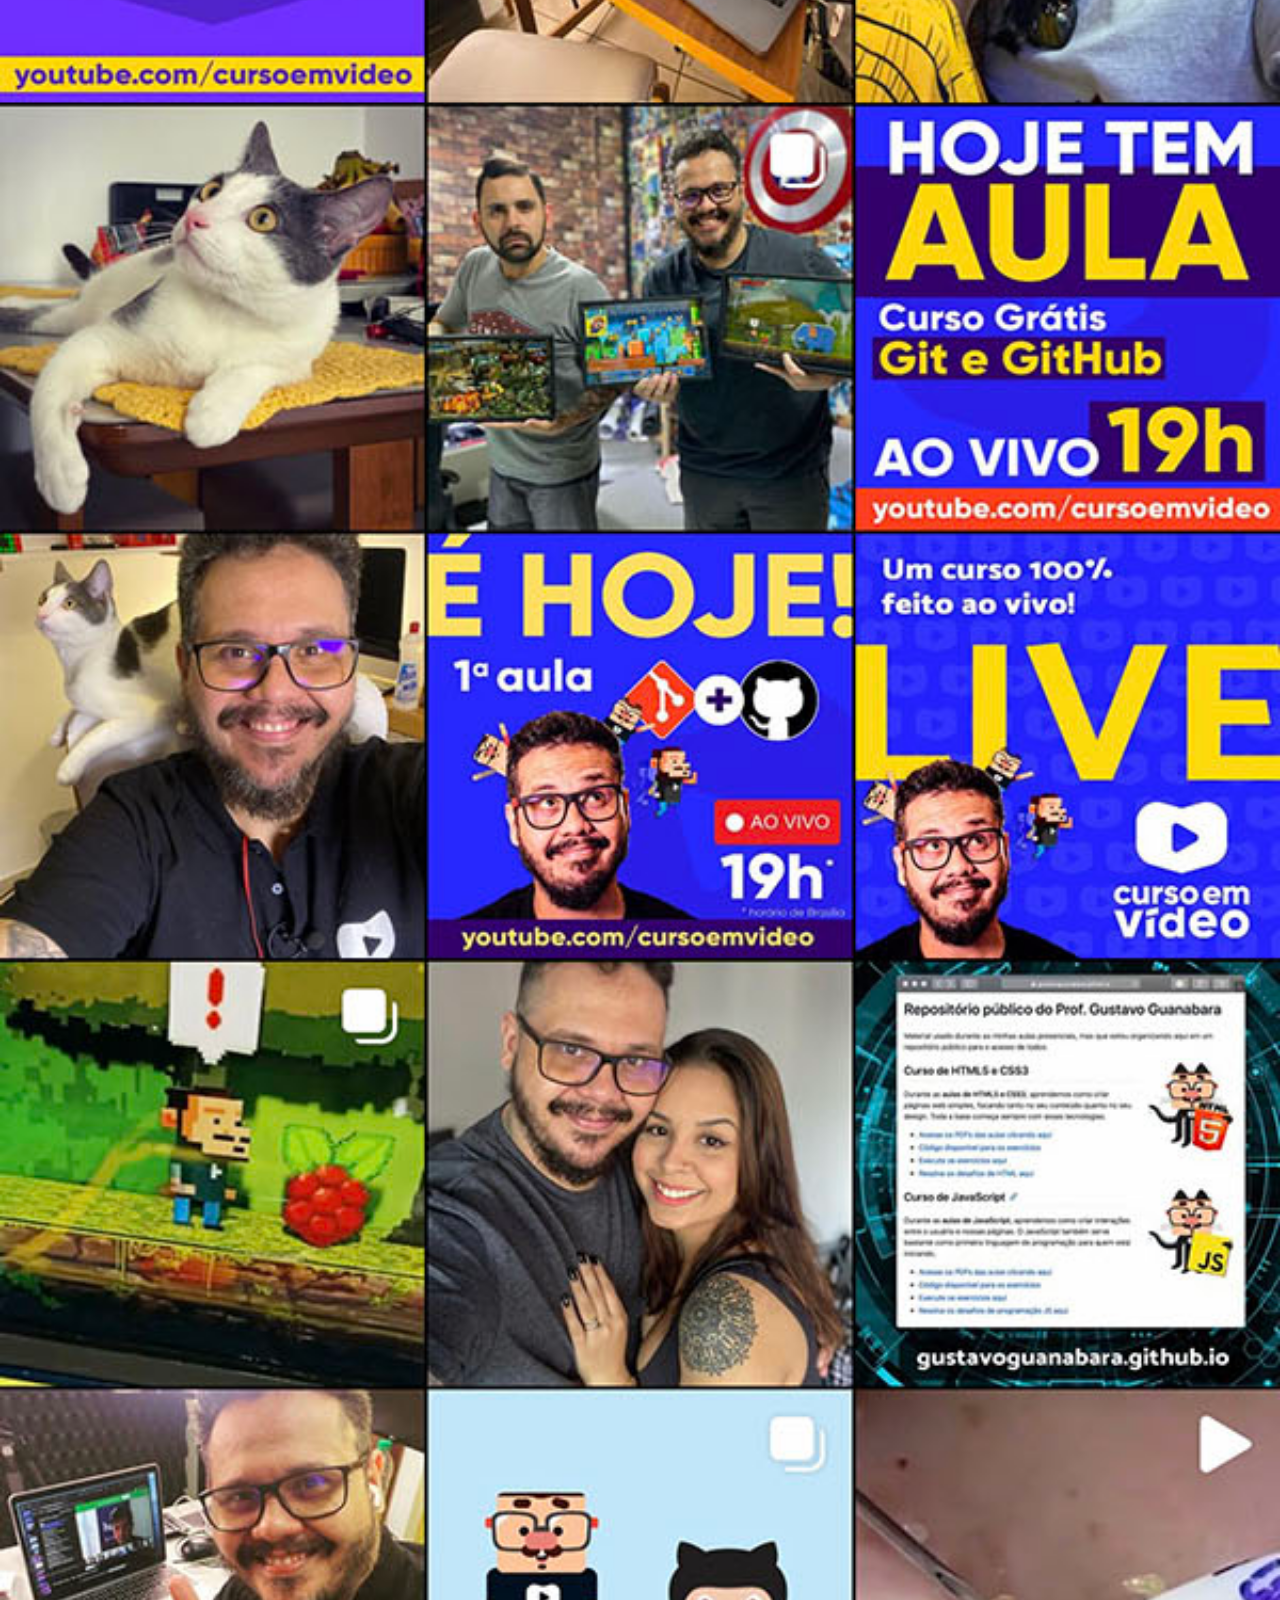
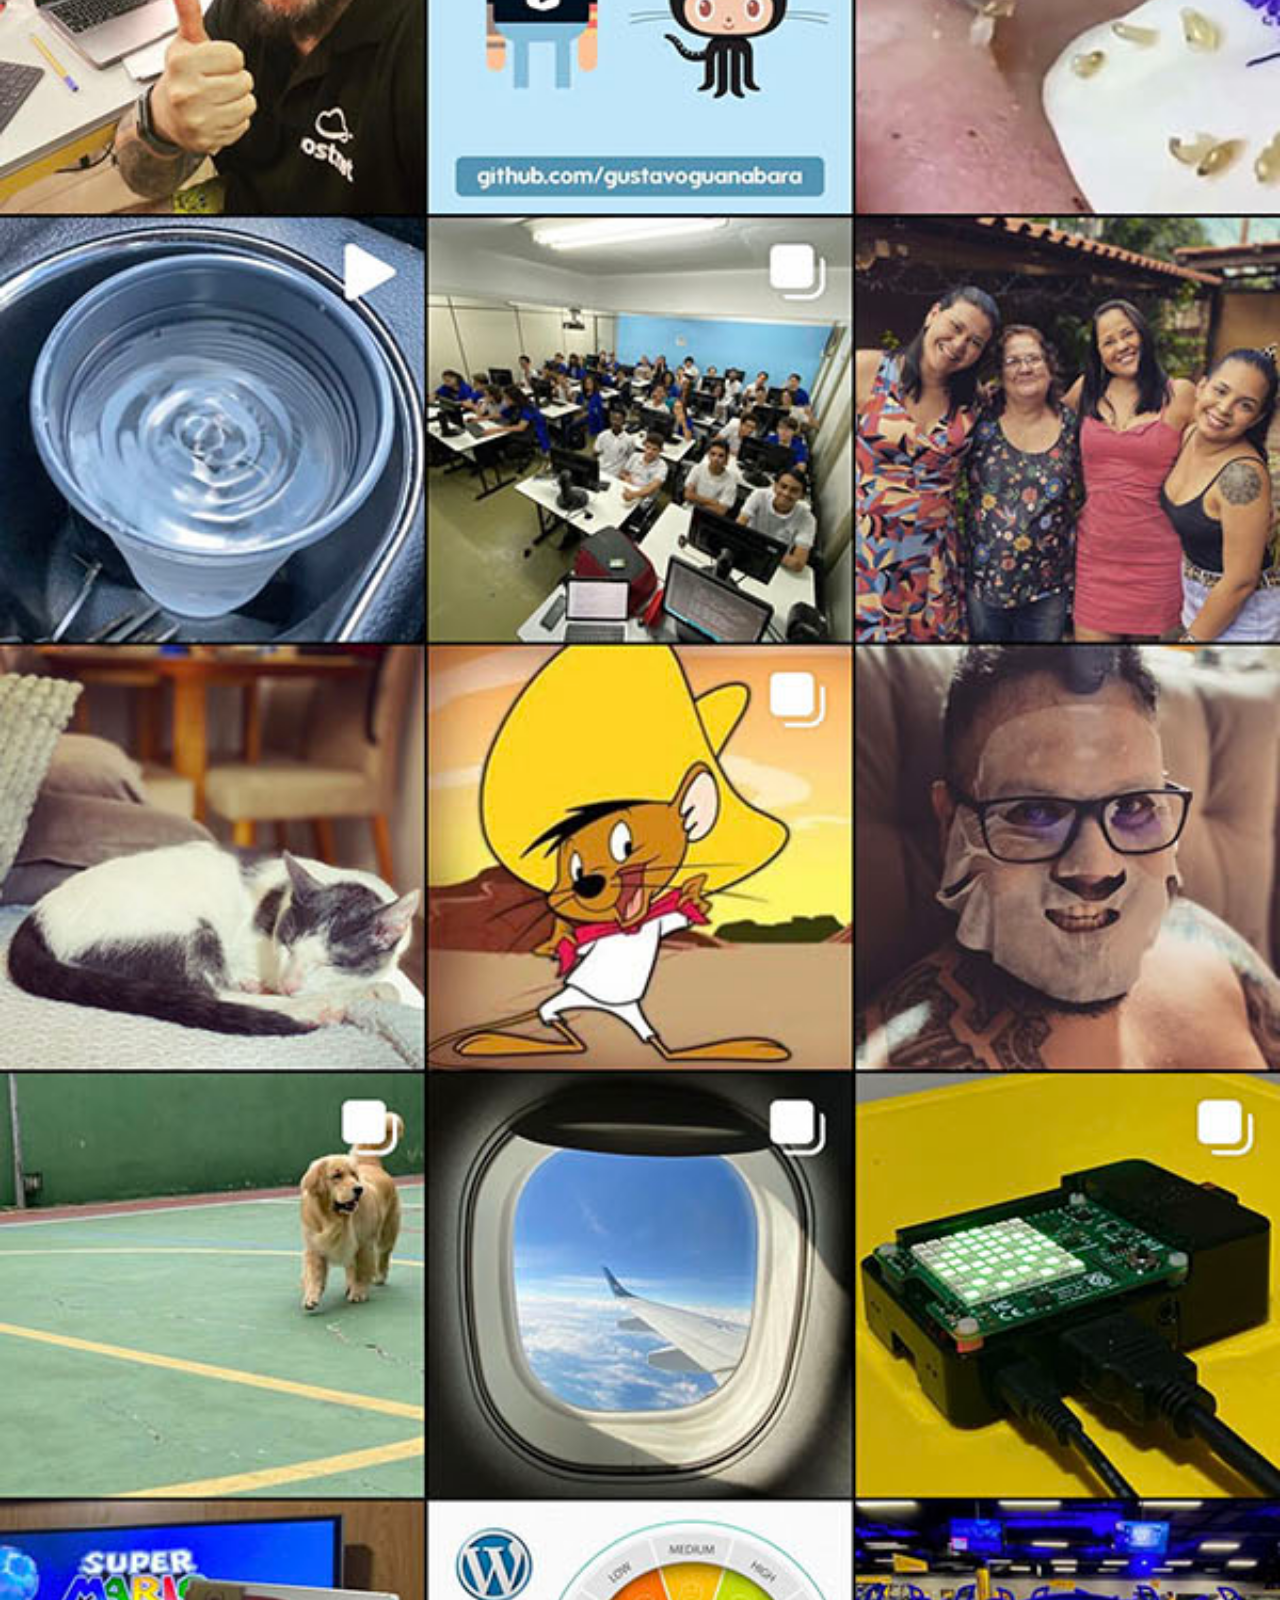
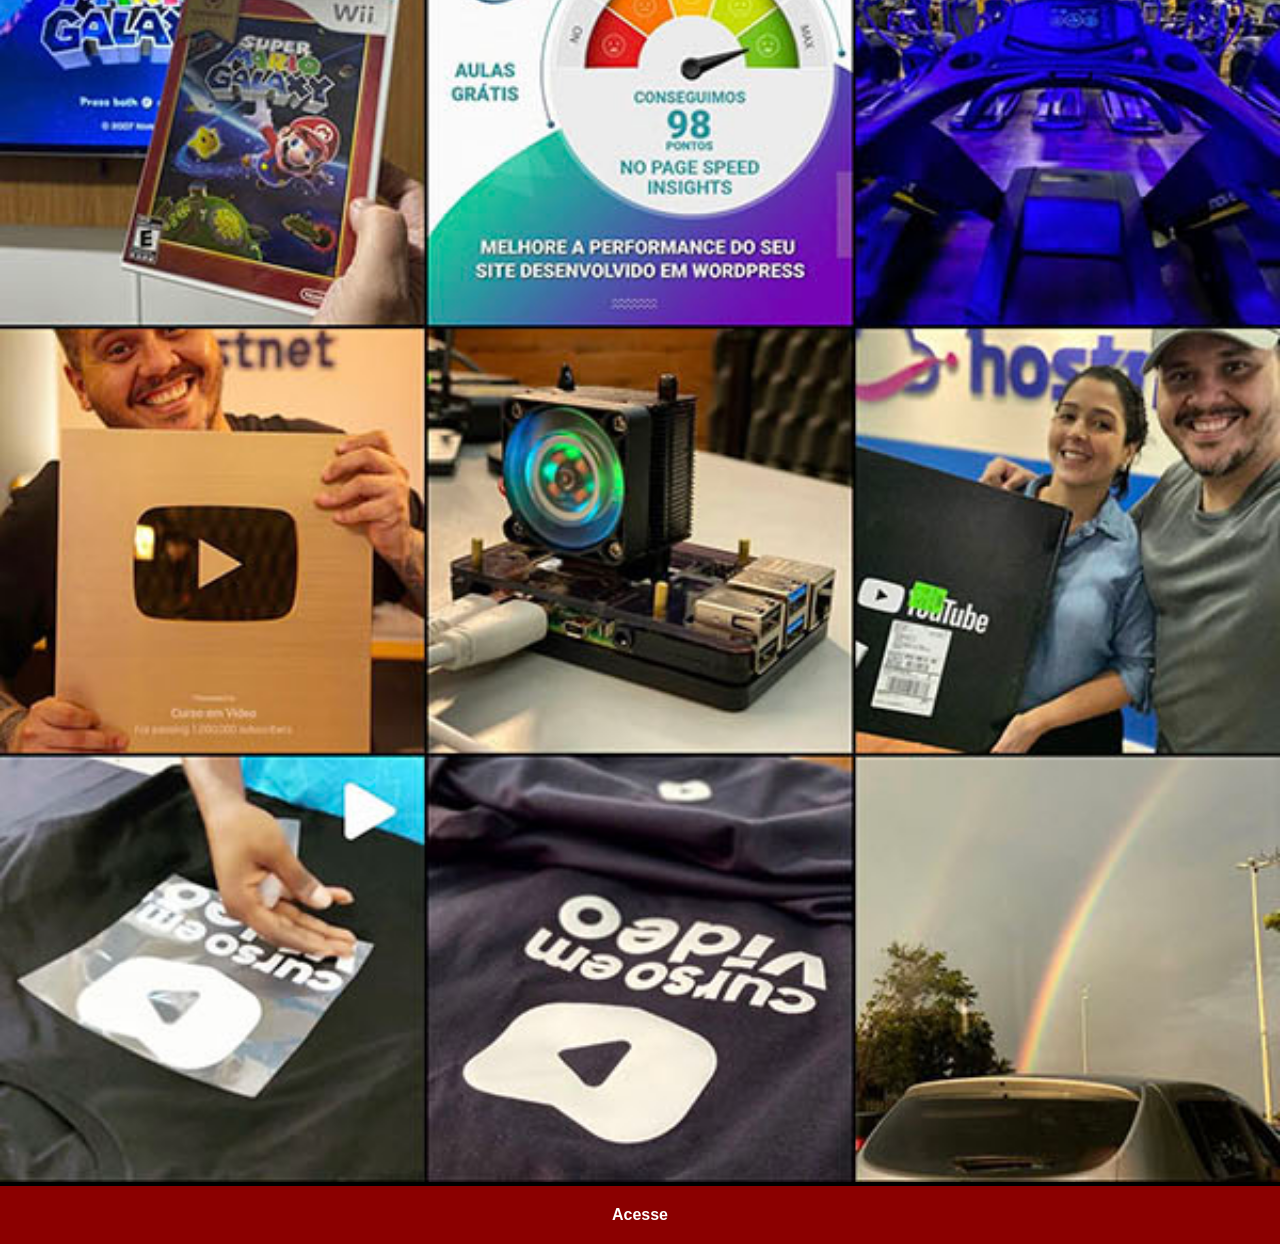
<file: instagram.html>
<!DOCTYPE html>
<html lang="pt-br">
<head>
    <meta charset="UTF-8">
    <meta name="viewport" content="width=device-width, initial-scale=1.0">
    <title>Instagram</title>
    <link rel="stylesheet" href="style2.css">
</head>
<body>
    <img src="imagens/tela-instagram.jpg" alt="Instagram">
    <a href="https://www.instagram.com/cursoemvideo" target="_blank">Acesse</a>
</body>
</html>
</file>
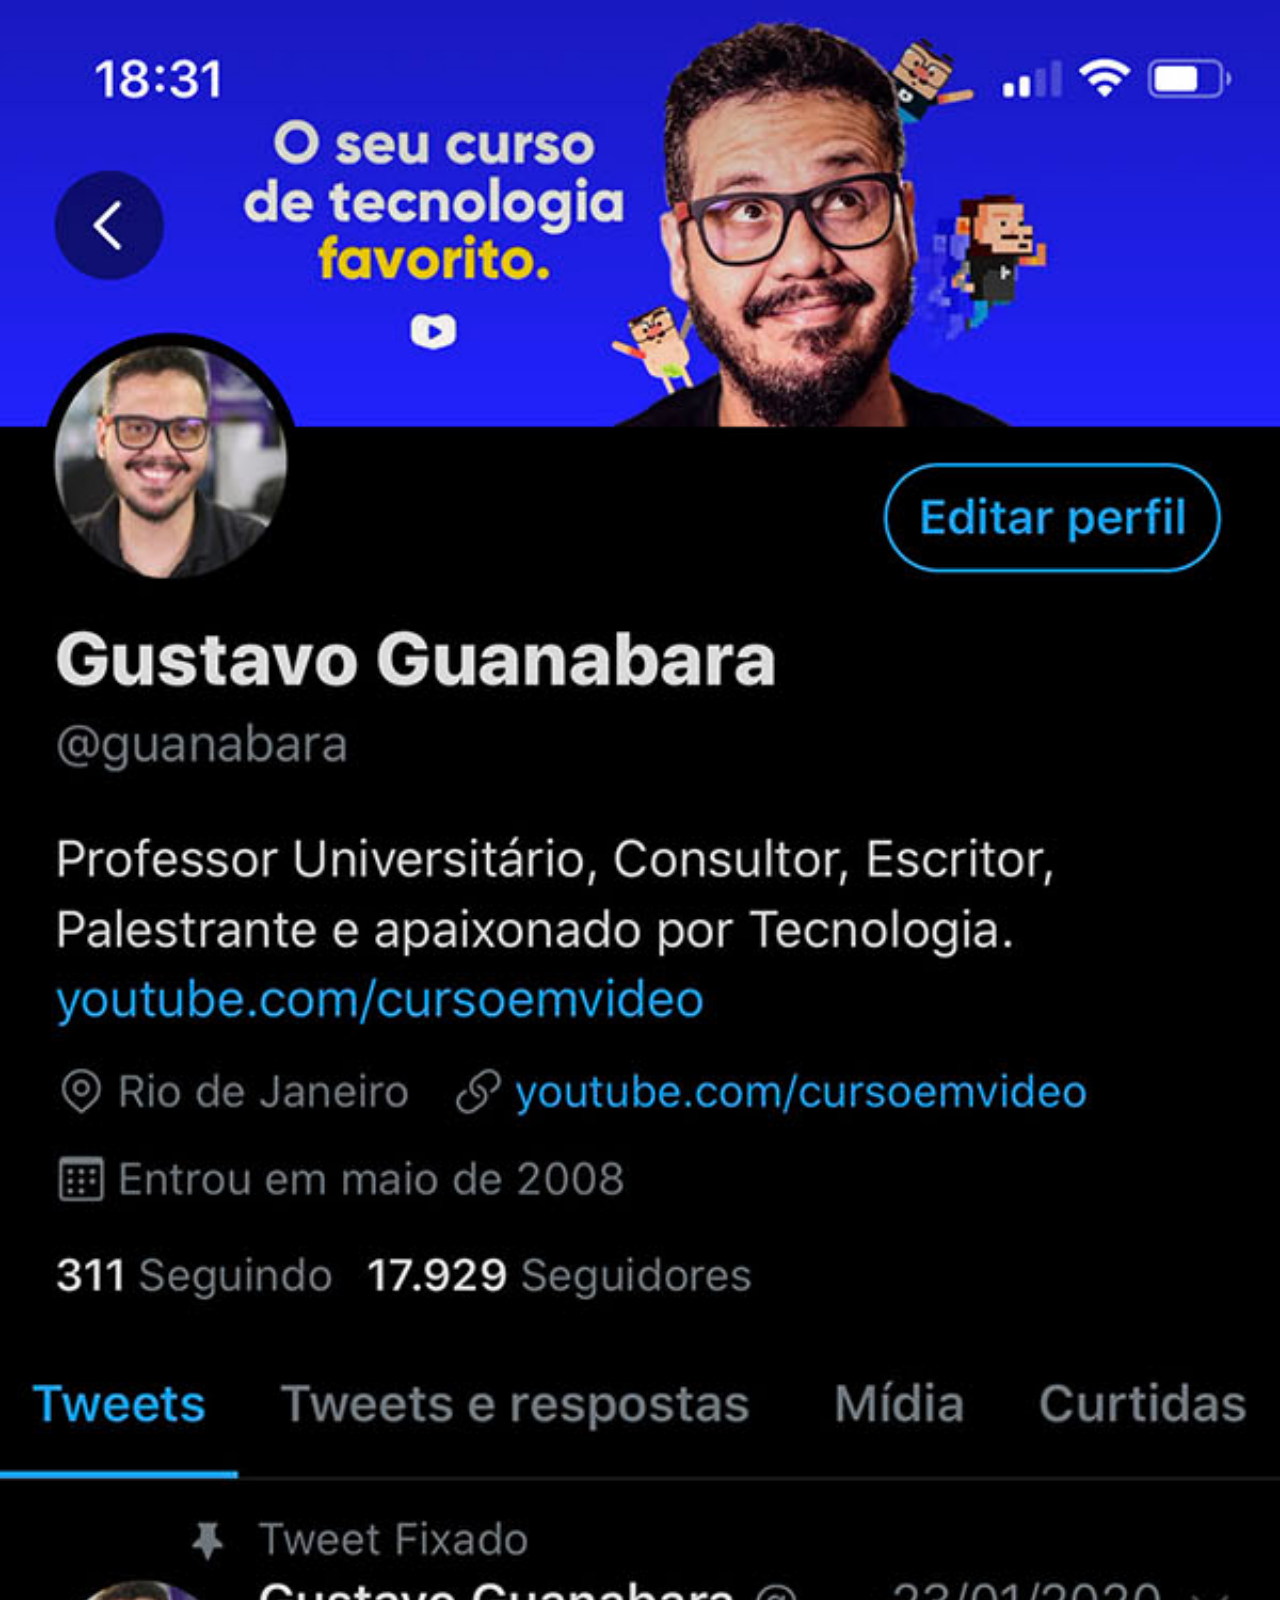
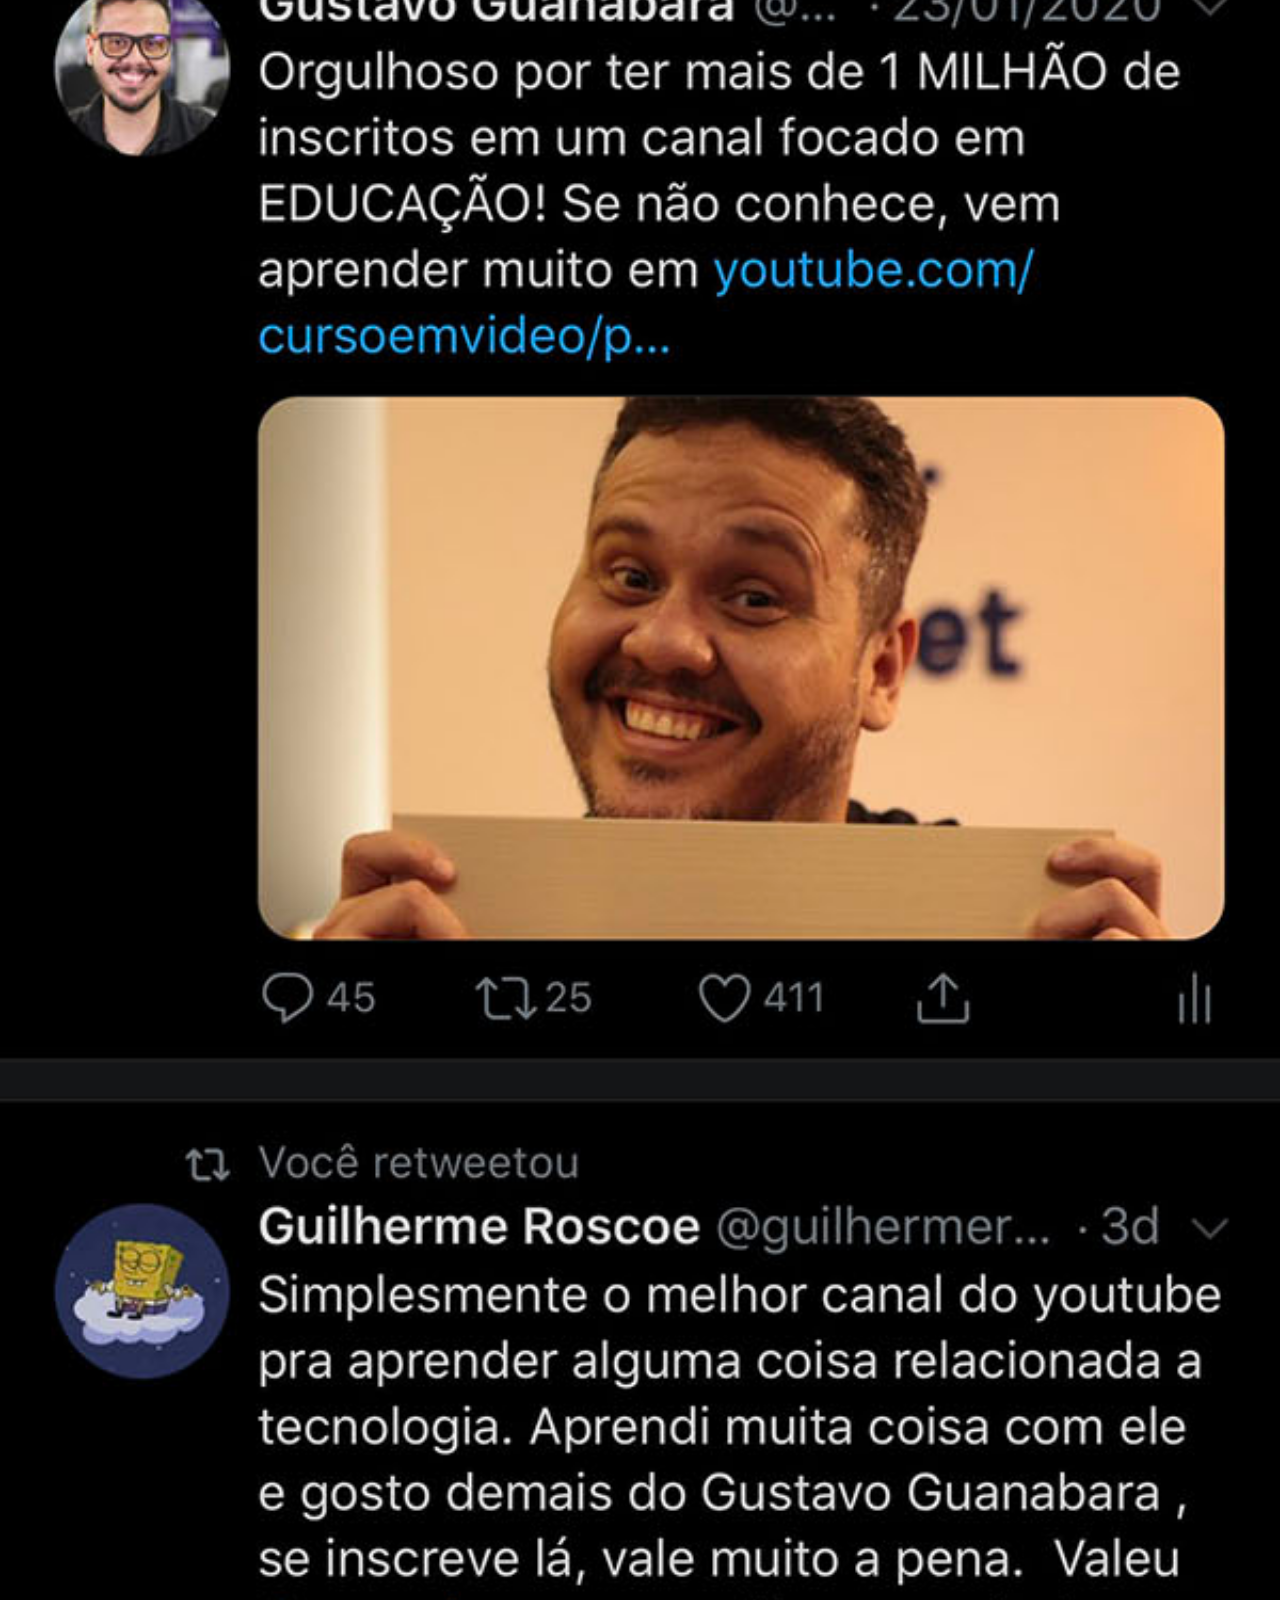
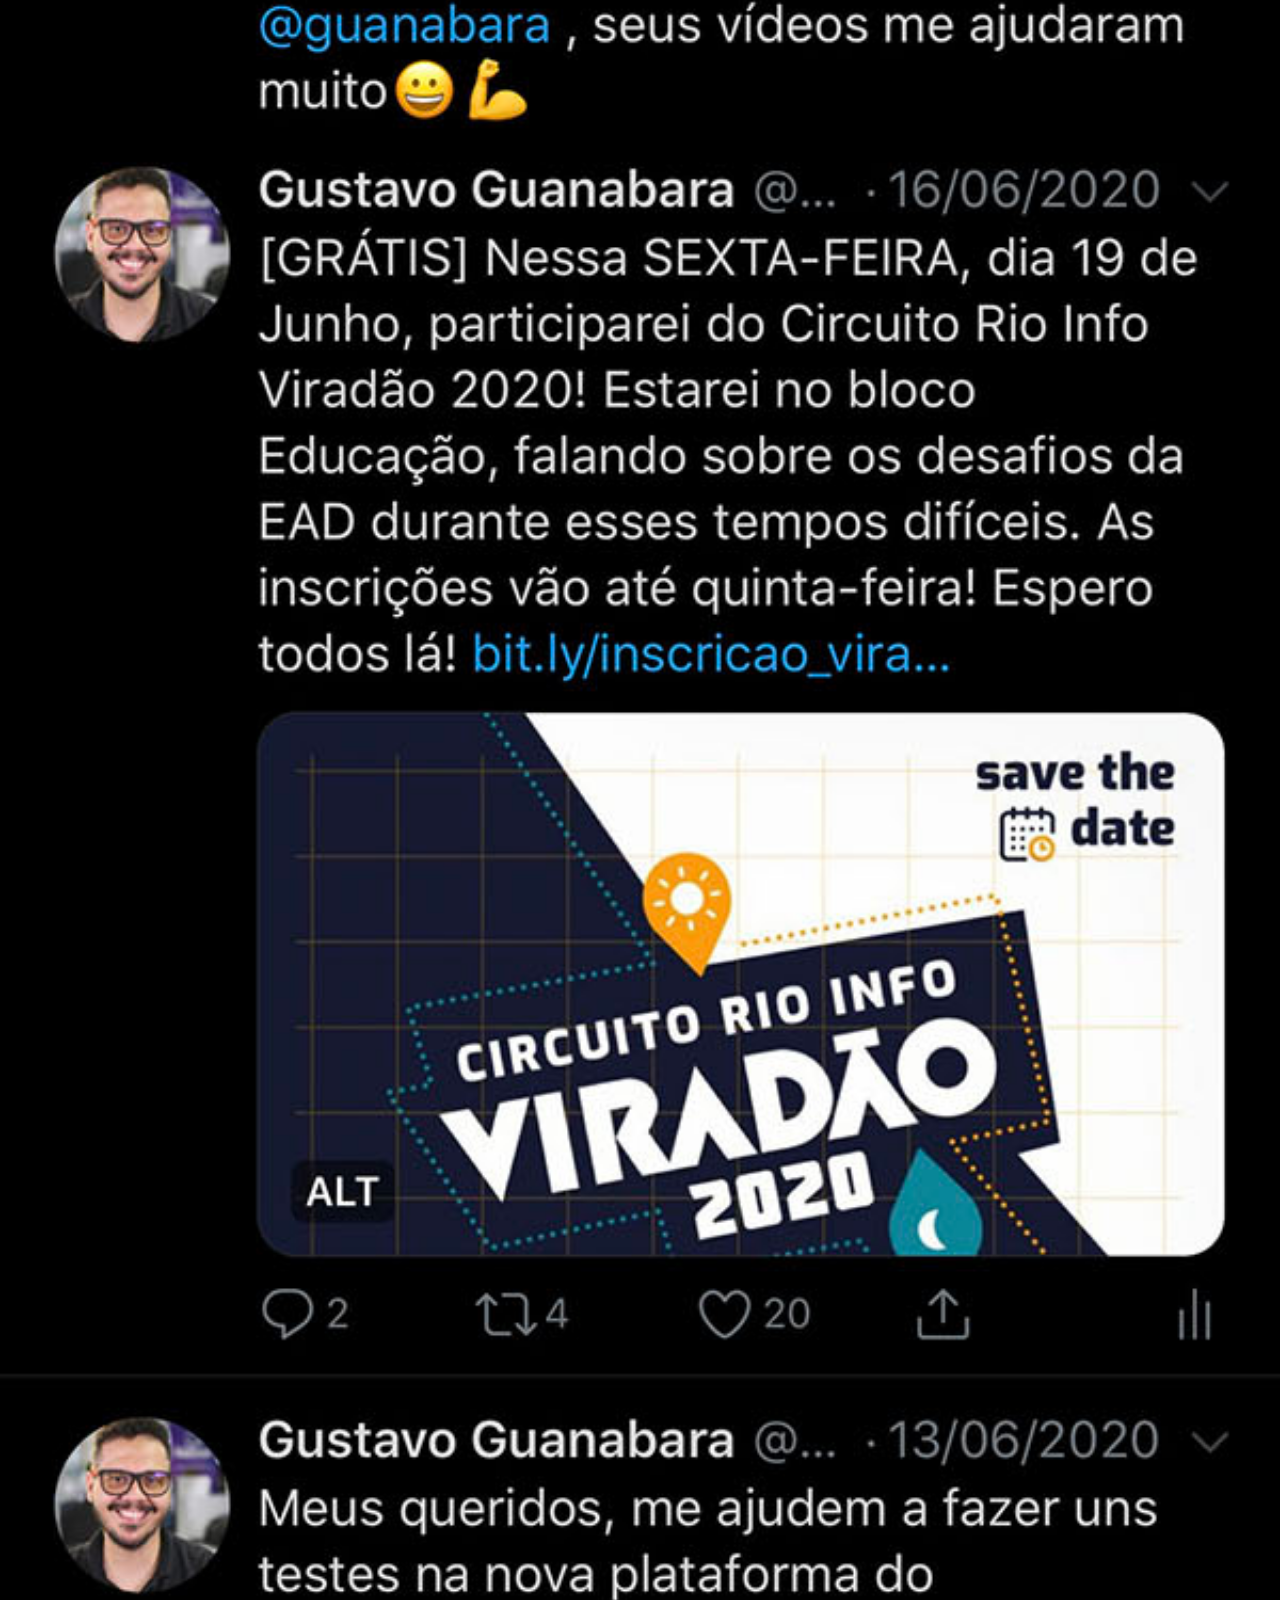
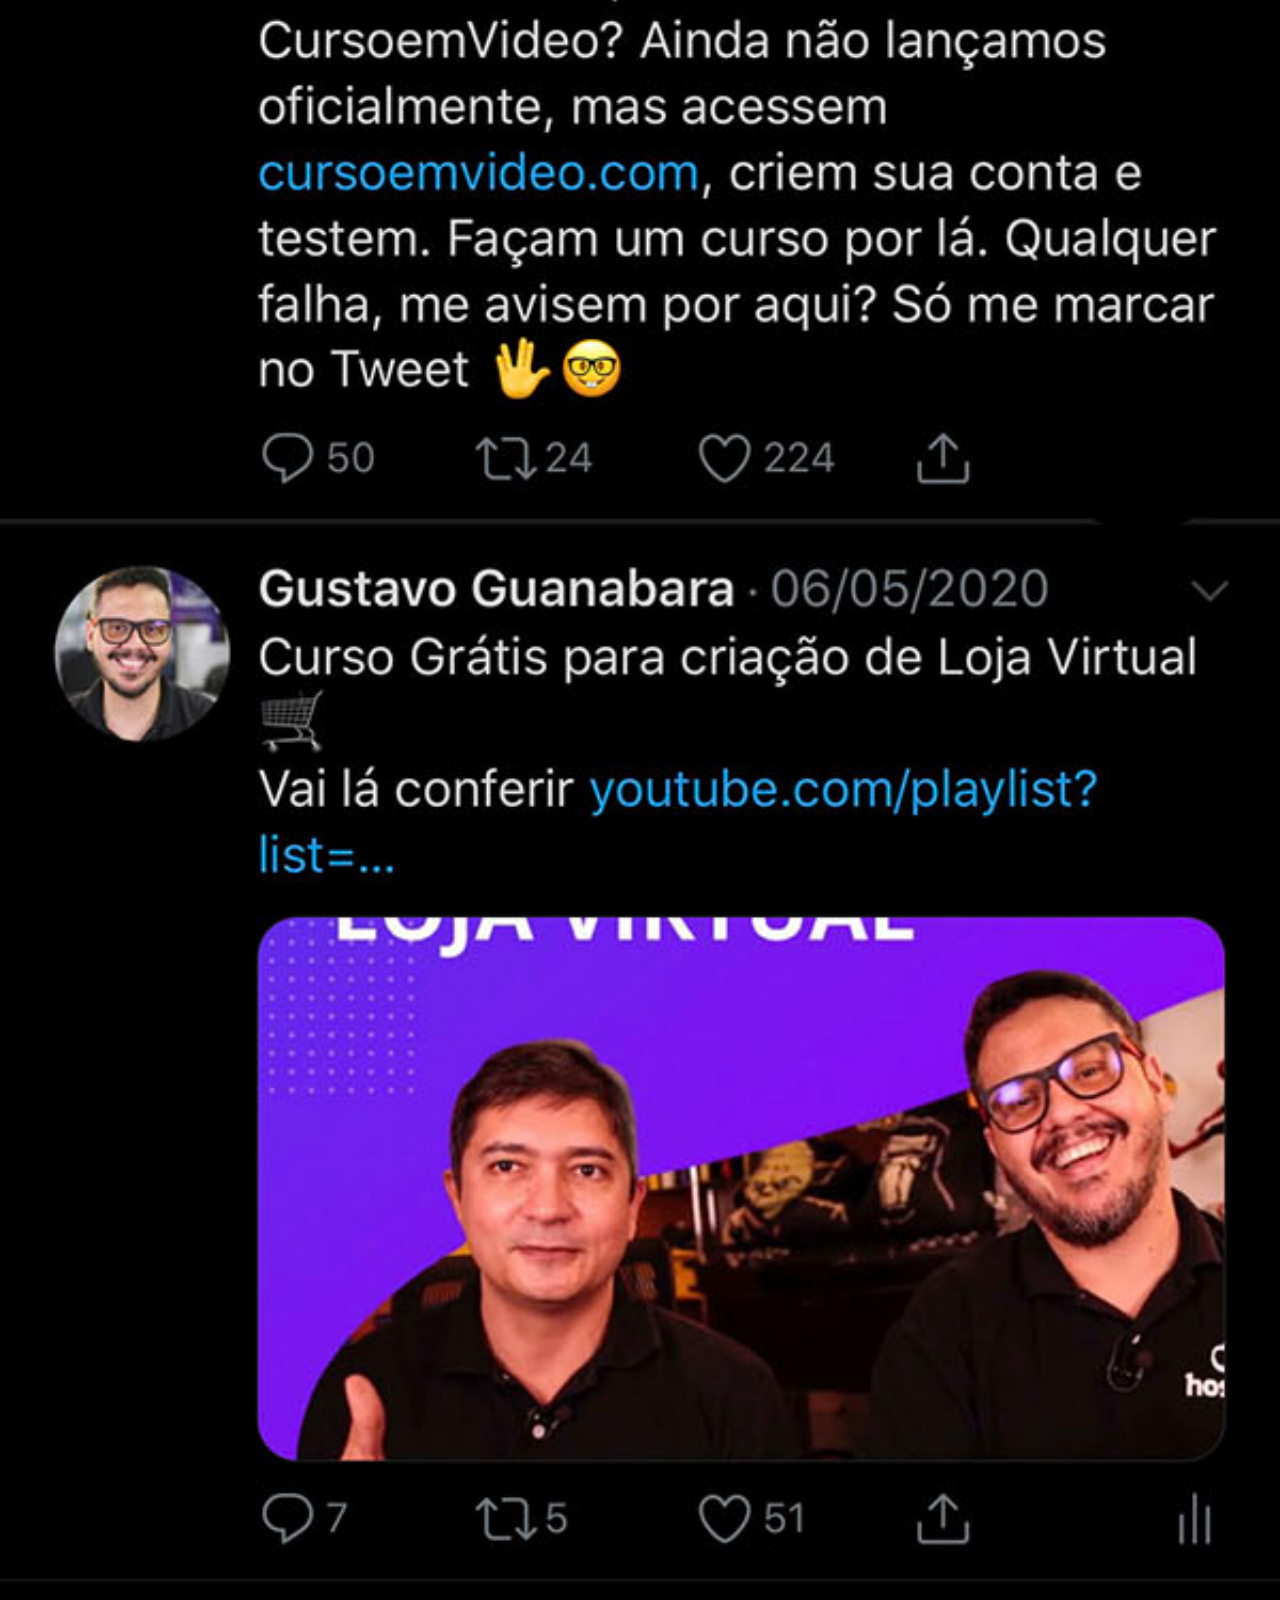
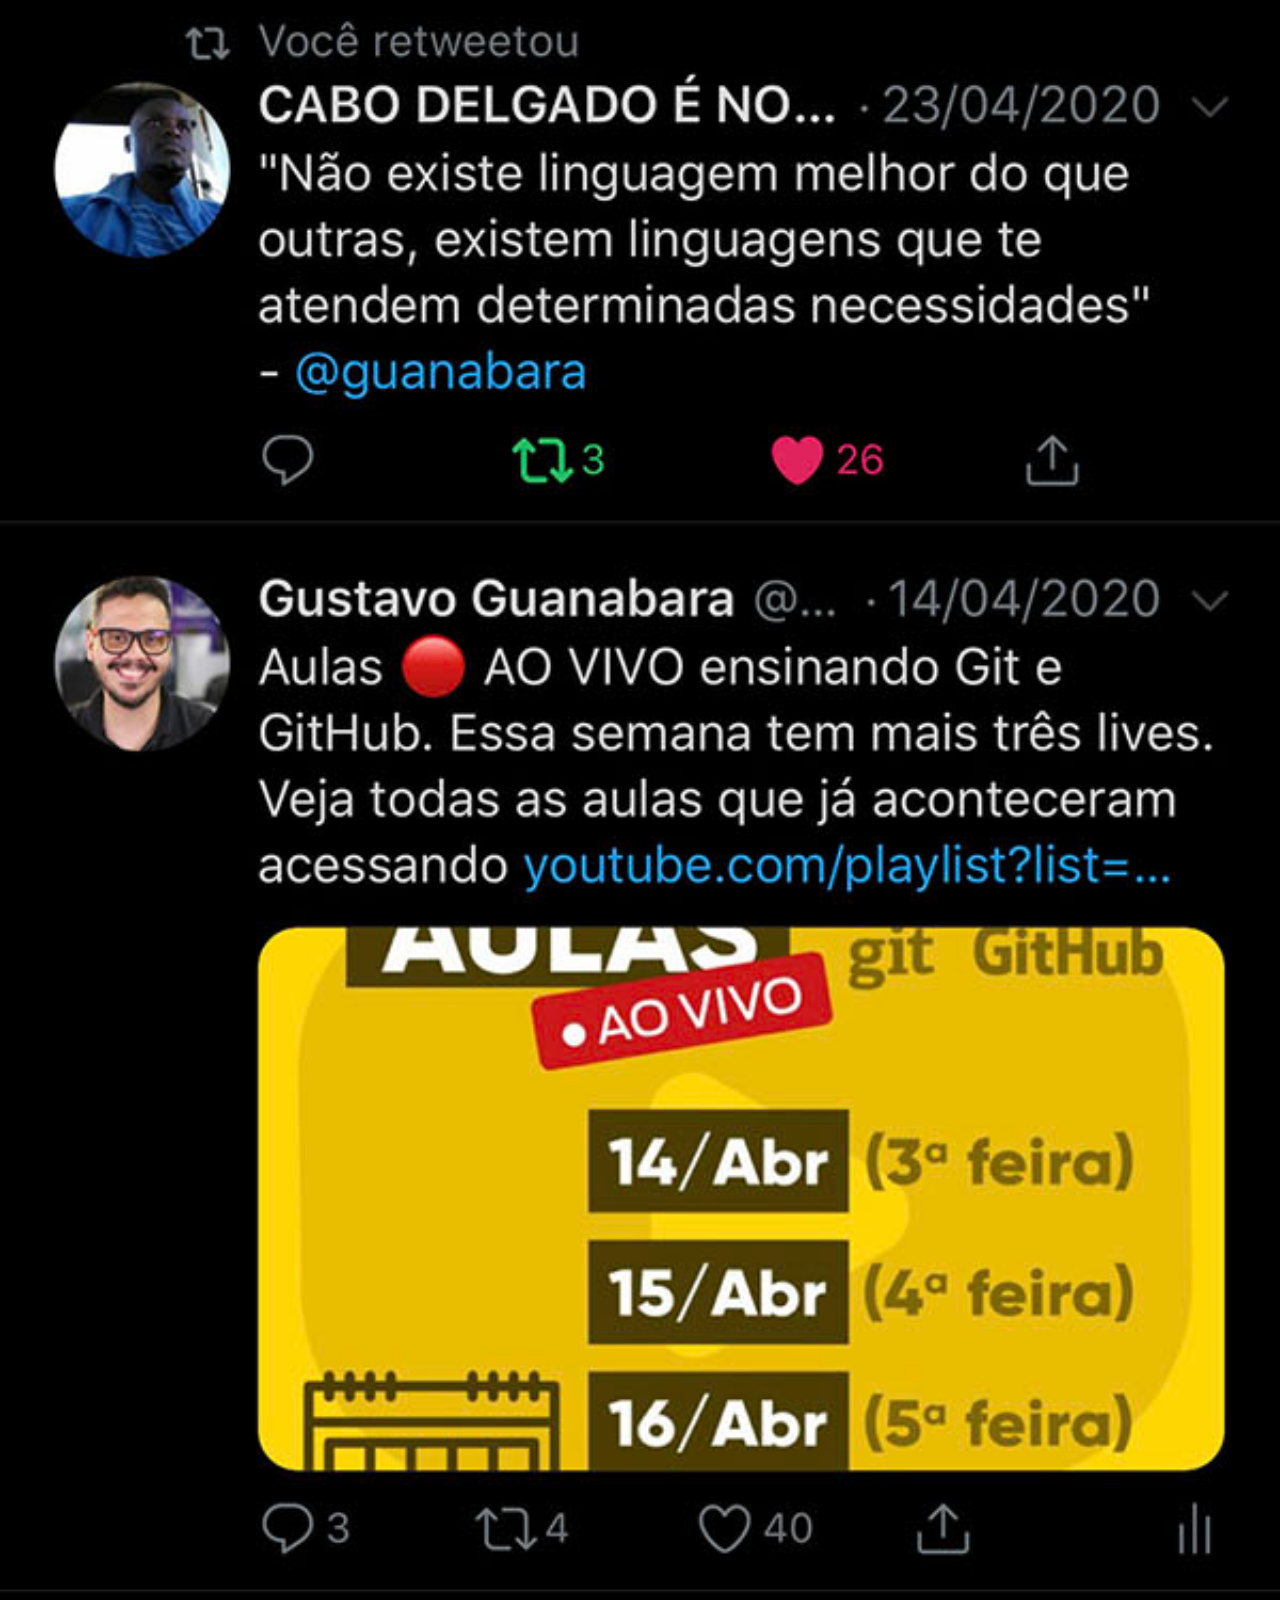
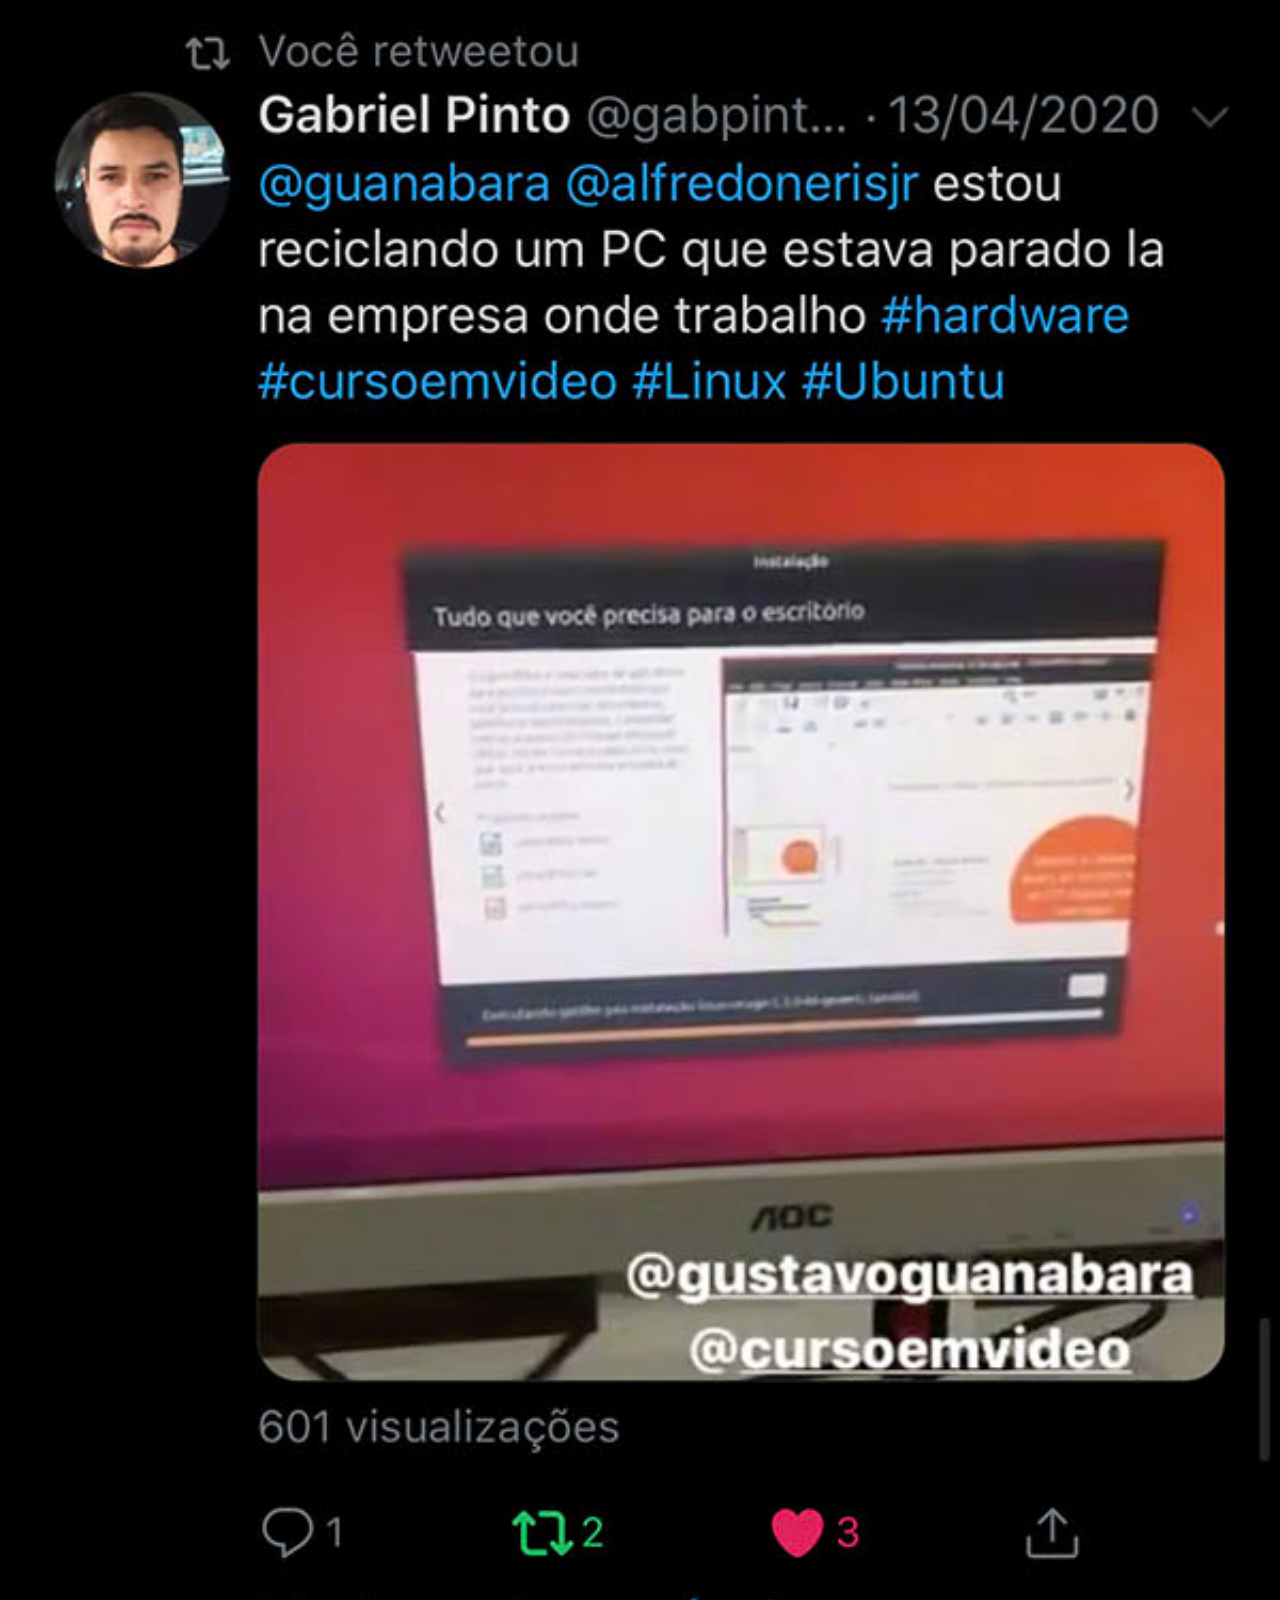
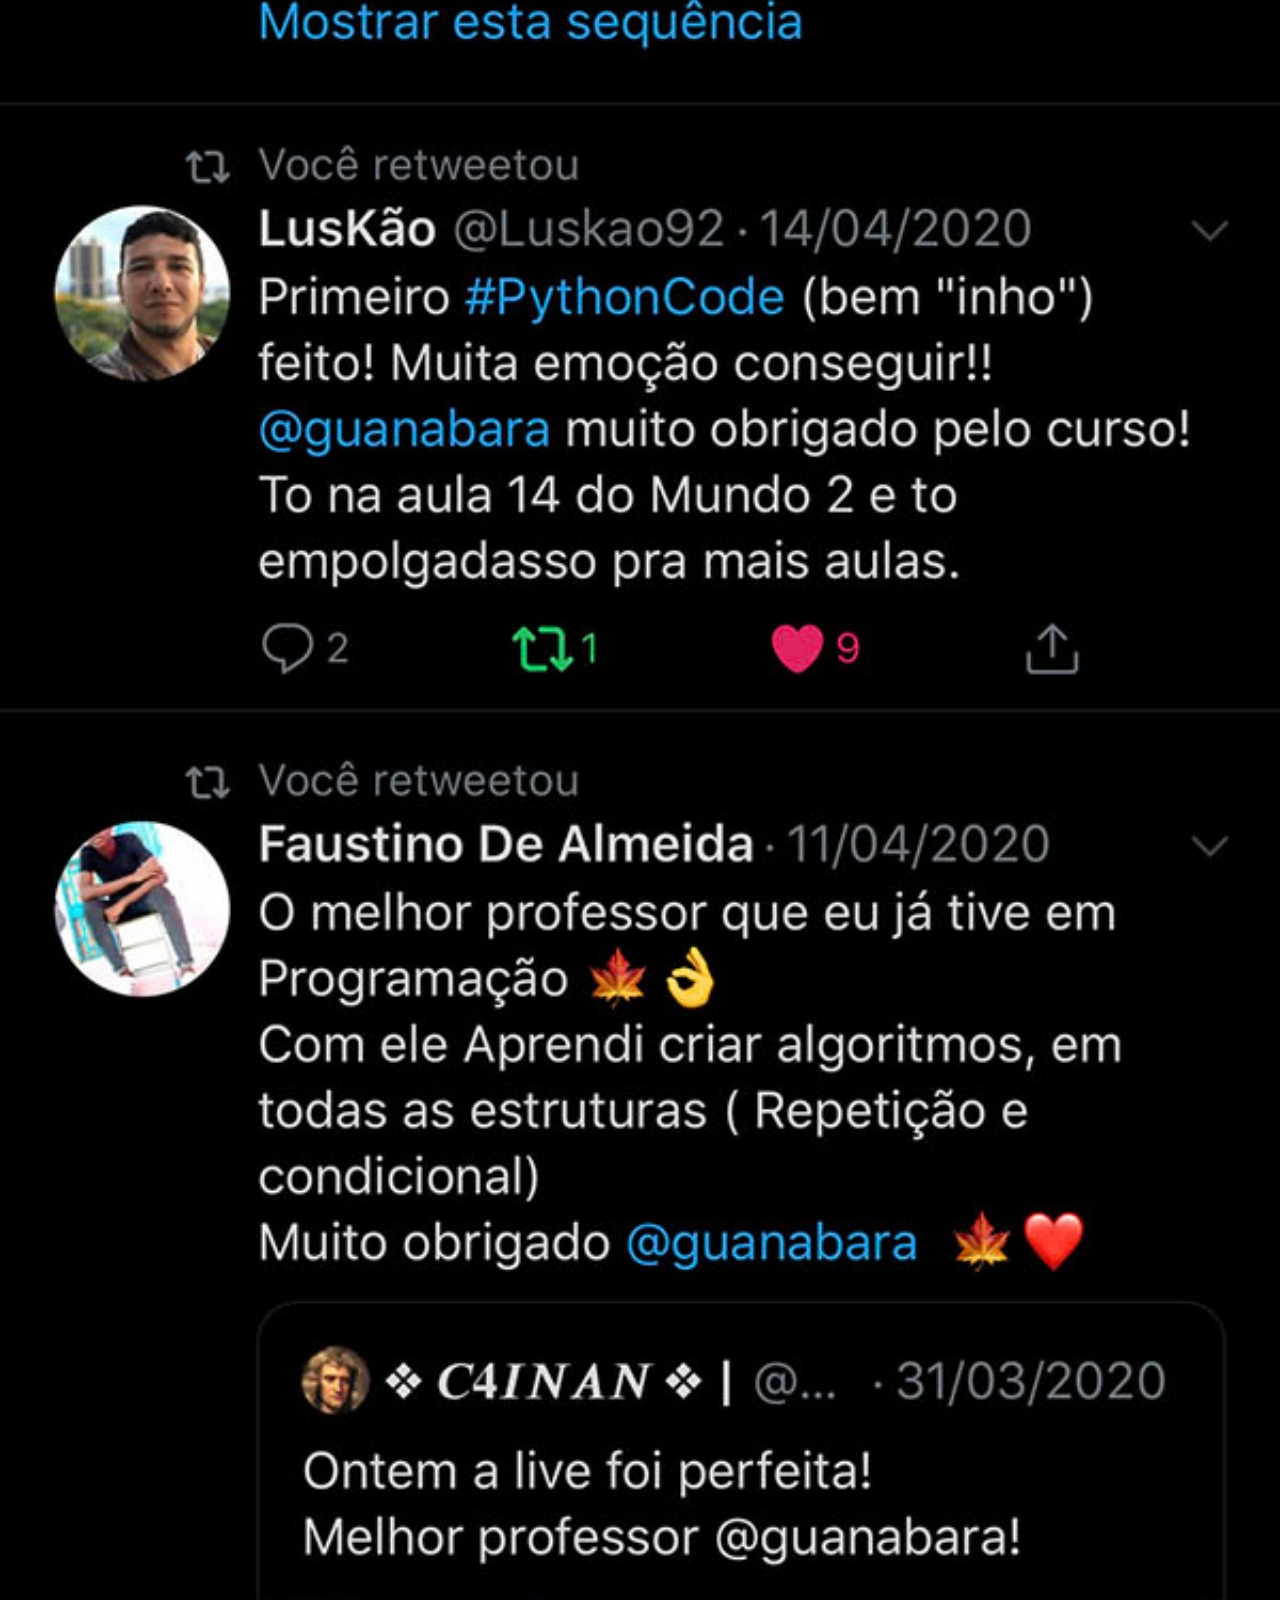
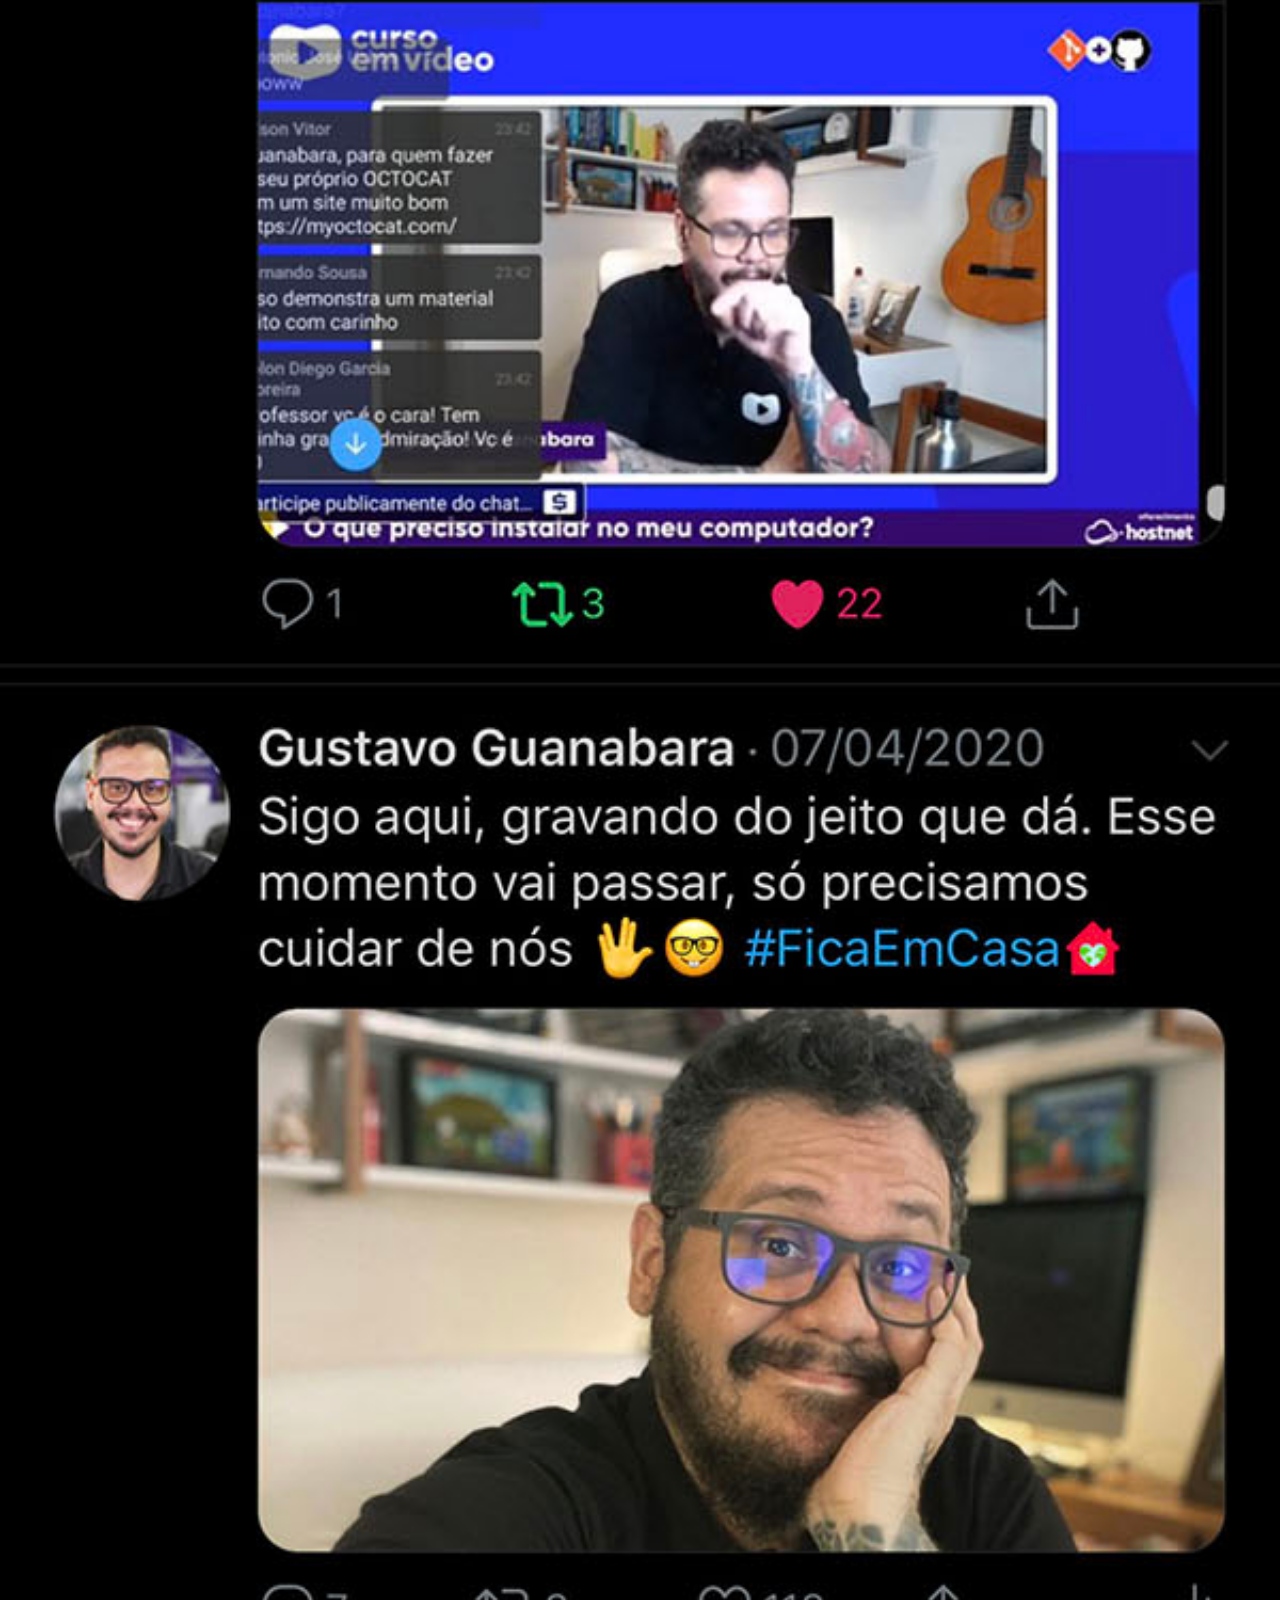
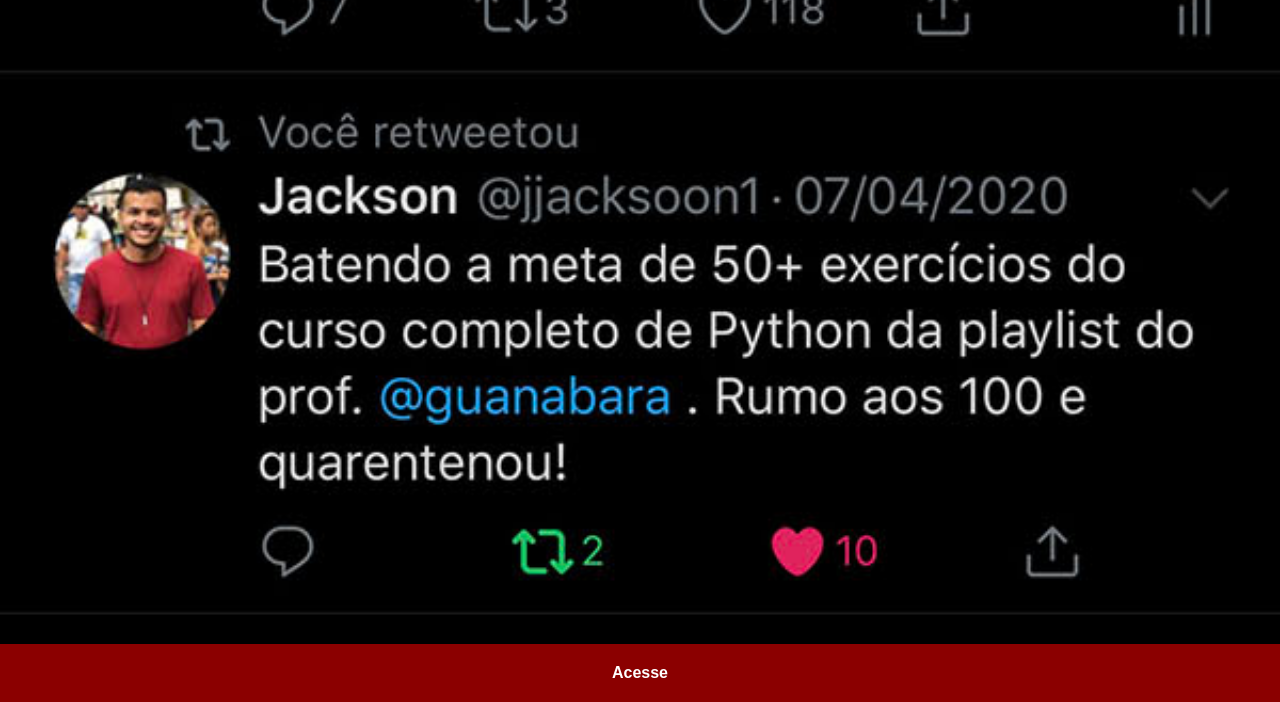
<file: twitter.html>
<!DOCTYPE html>
<html lang="pt-br">
<head>
    <meta charset="UTF-8">
    <meta name="viewport" content="width=device-width, initial-scale=1.0">
    <title>Document</title>
    <link rel="stylesheet" href="style2.css">
</head>
<body>
     <img src="imagens/tela-twitter.jpg" alt="Twitter">
    <a href="https://www.twitter.com/cursoemvideo" target="_blank">Acesse</a>
</body>
</html>
</file>
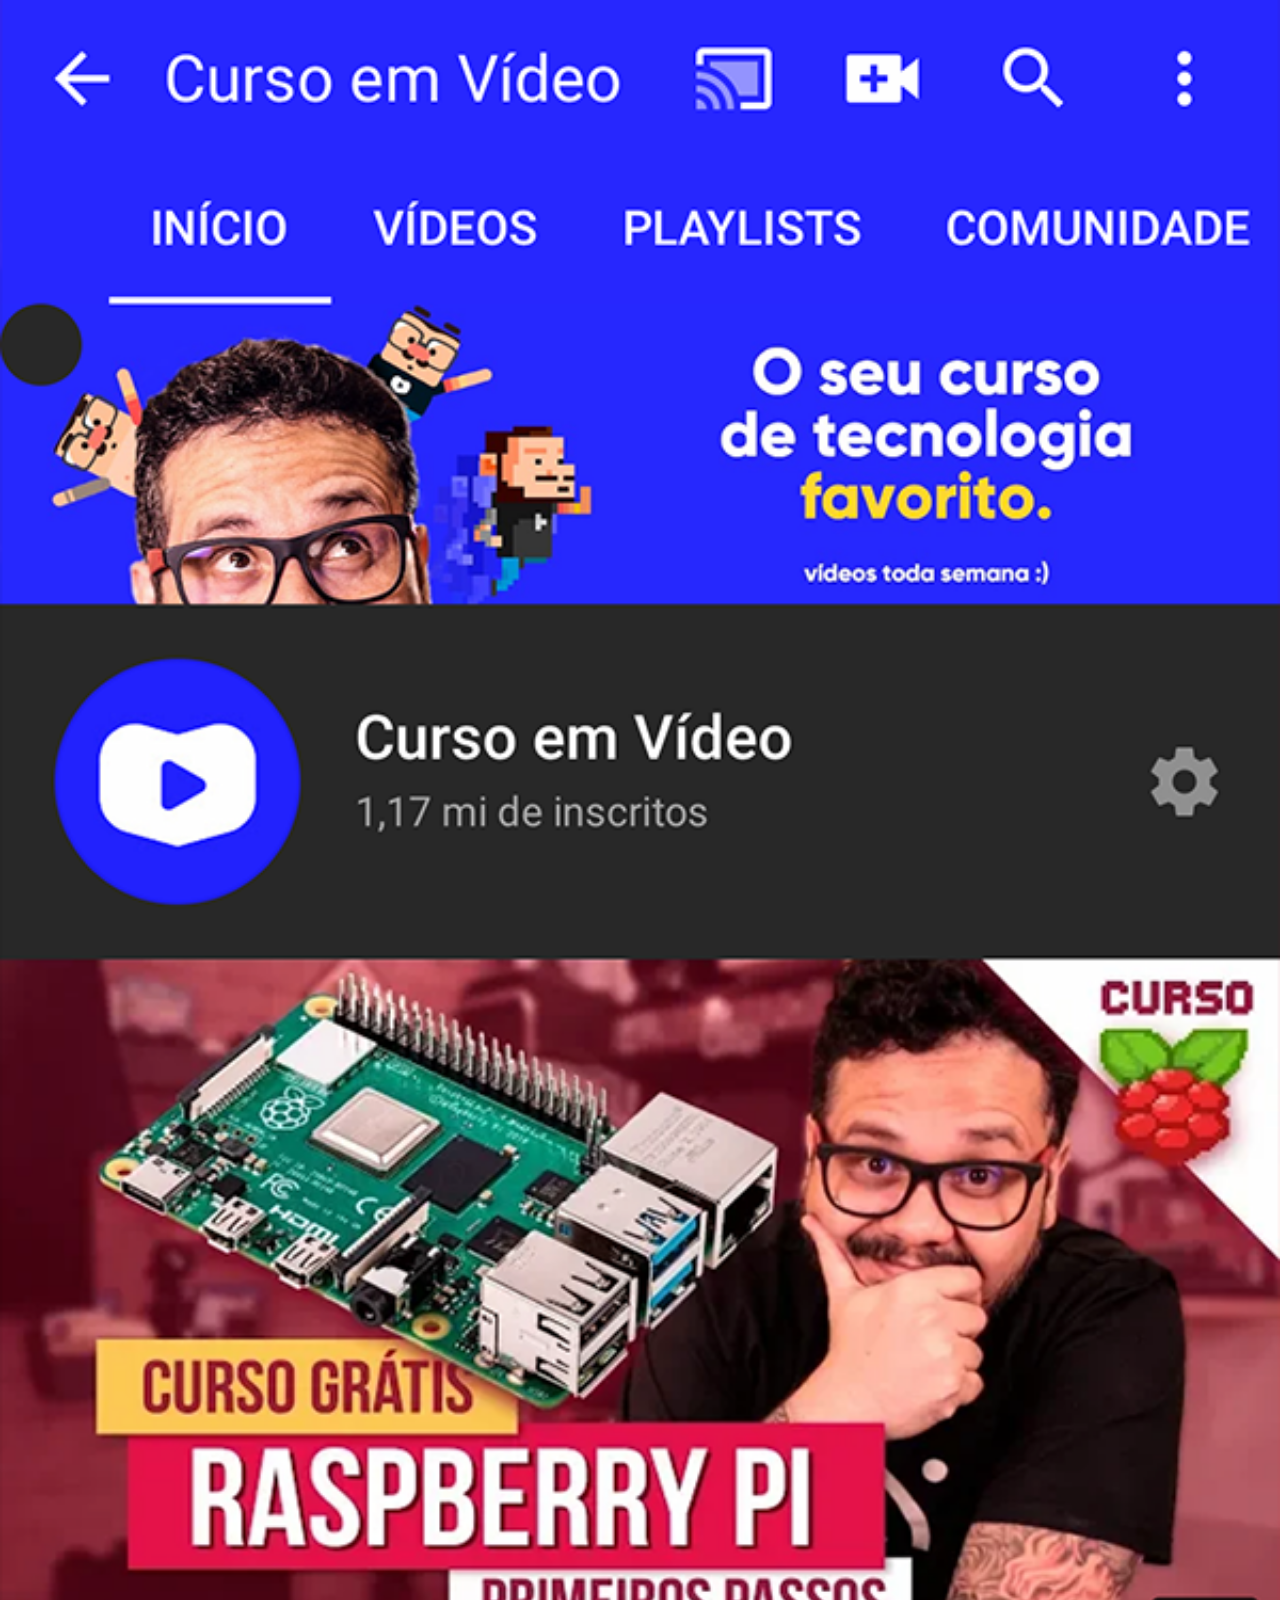
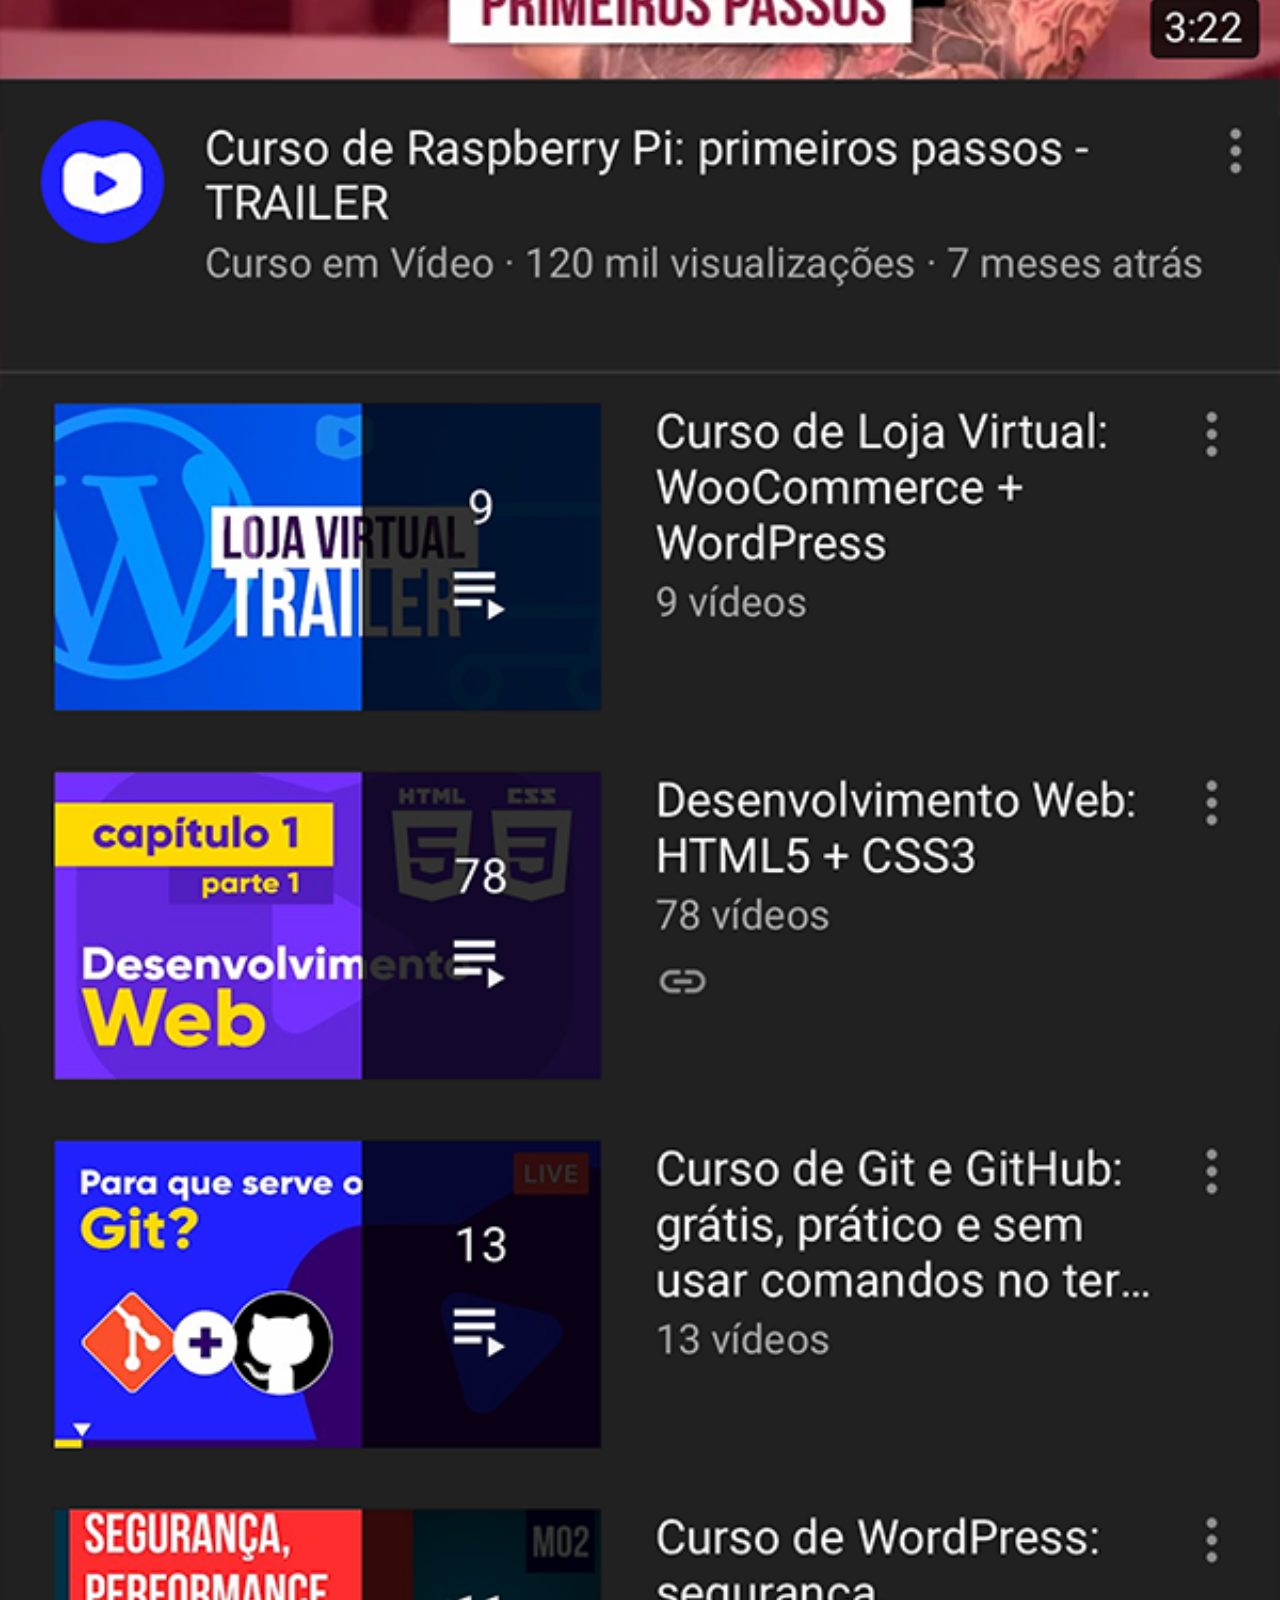
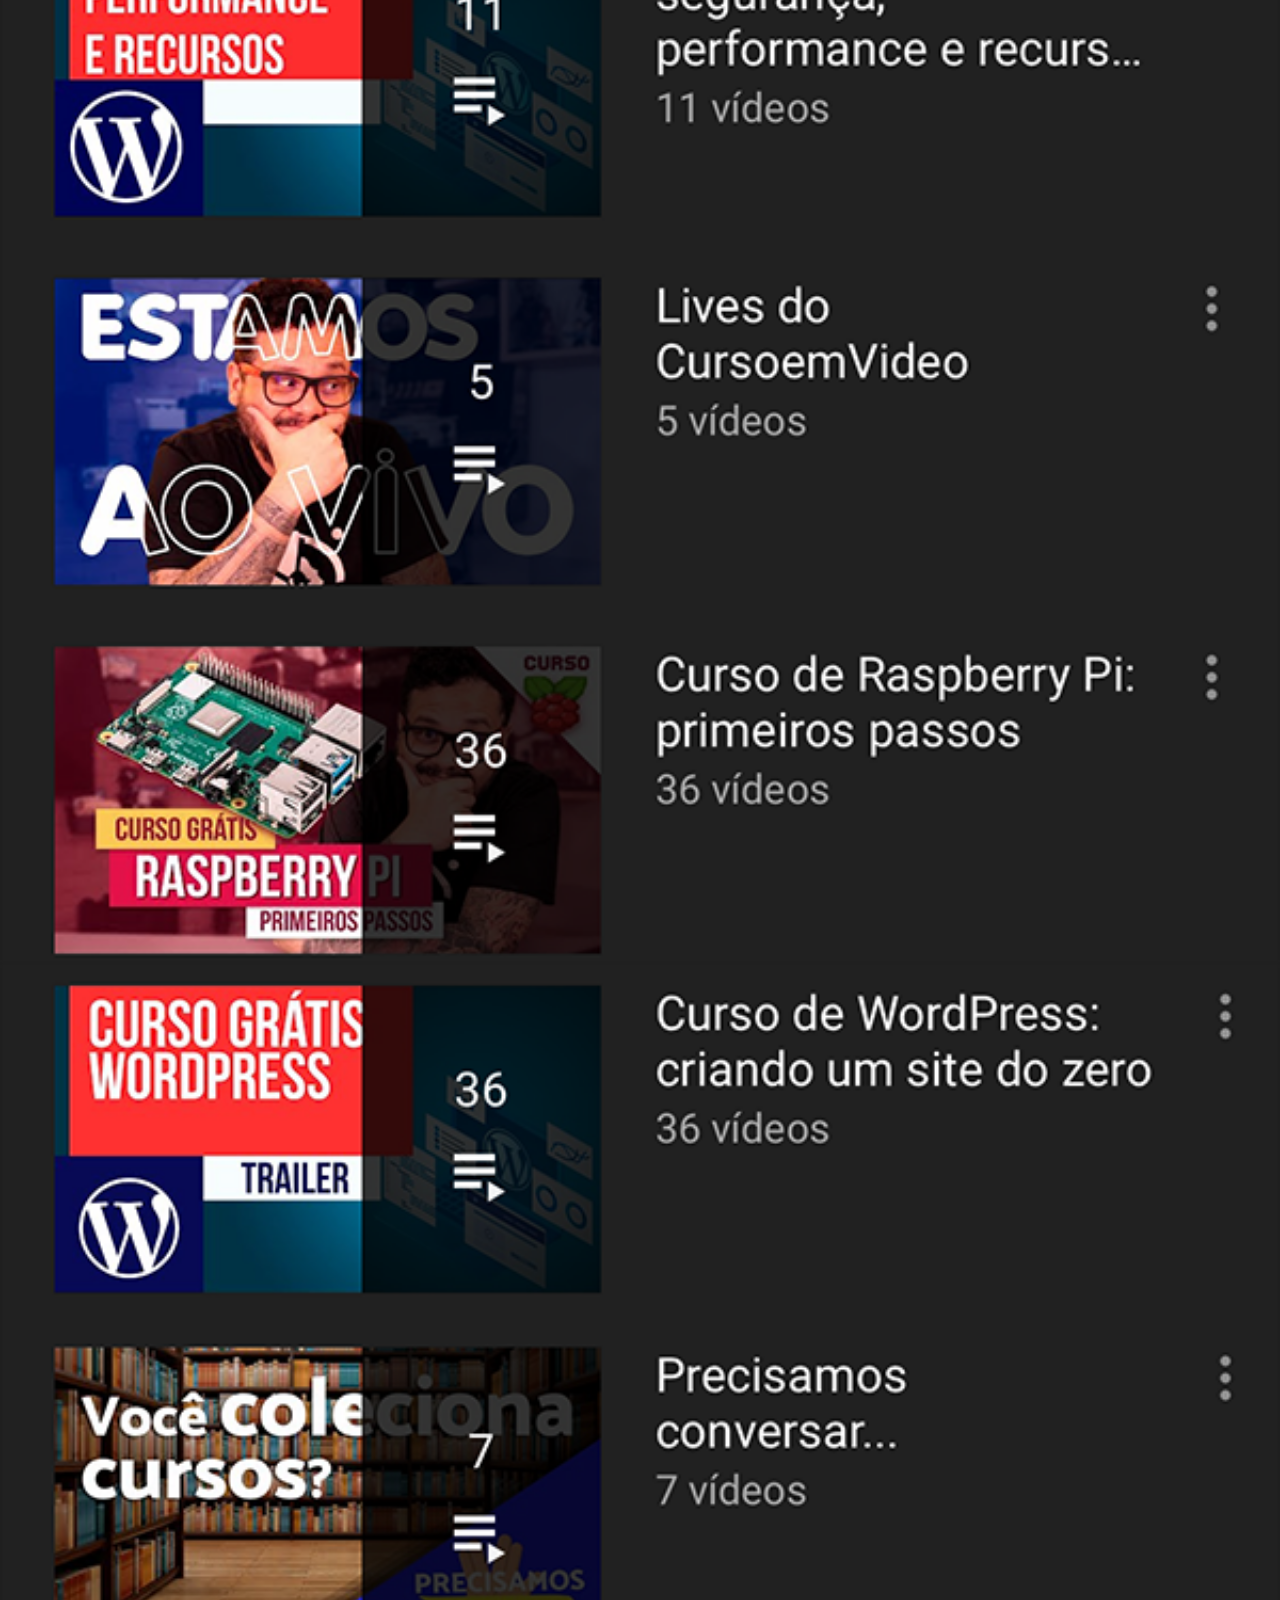
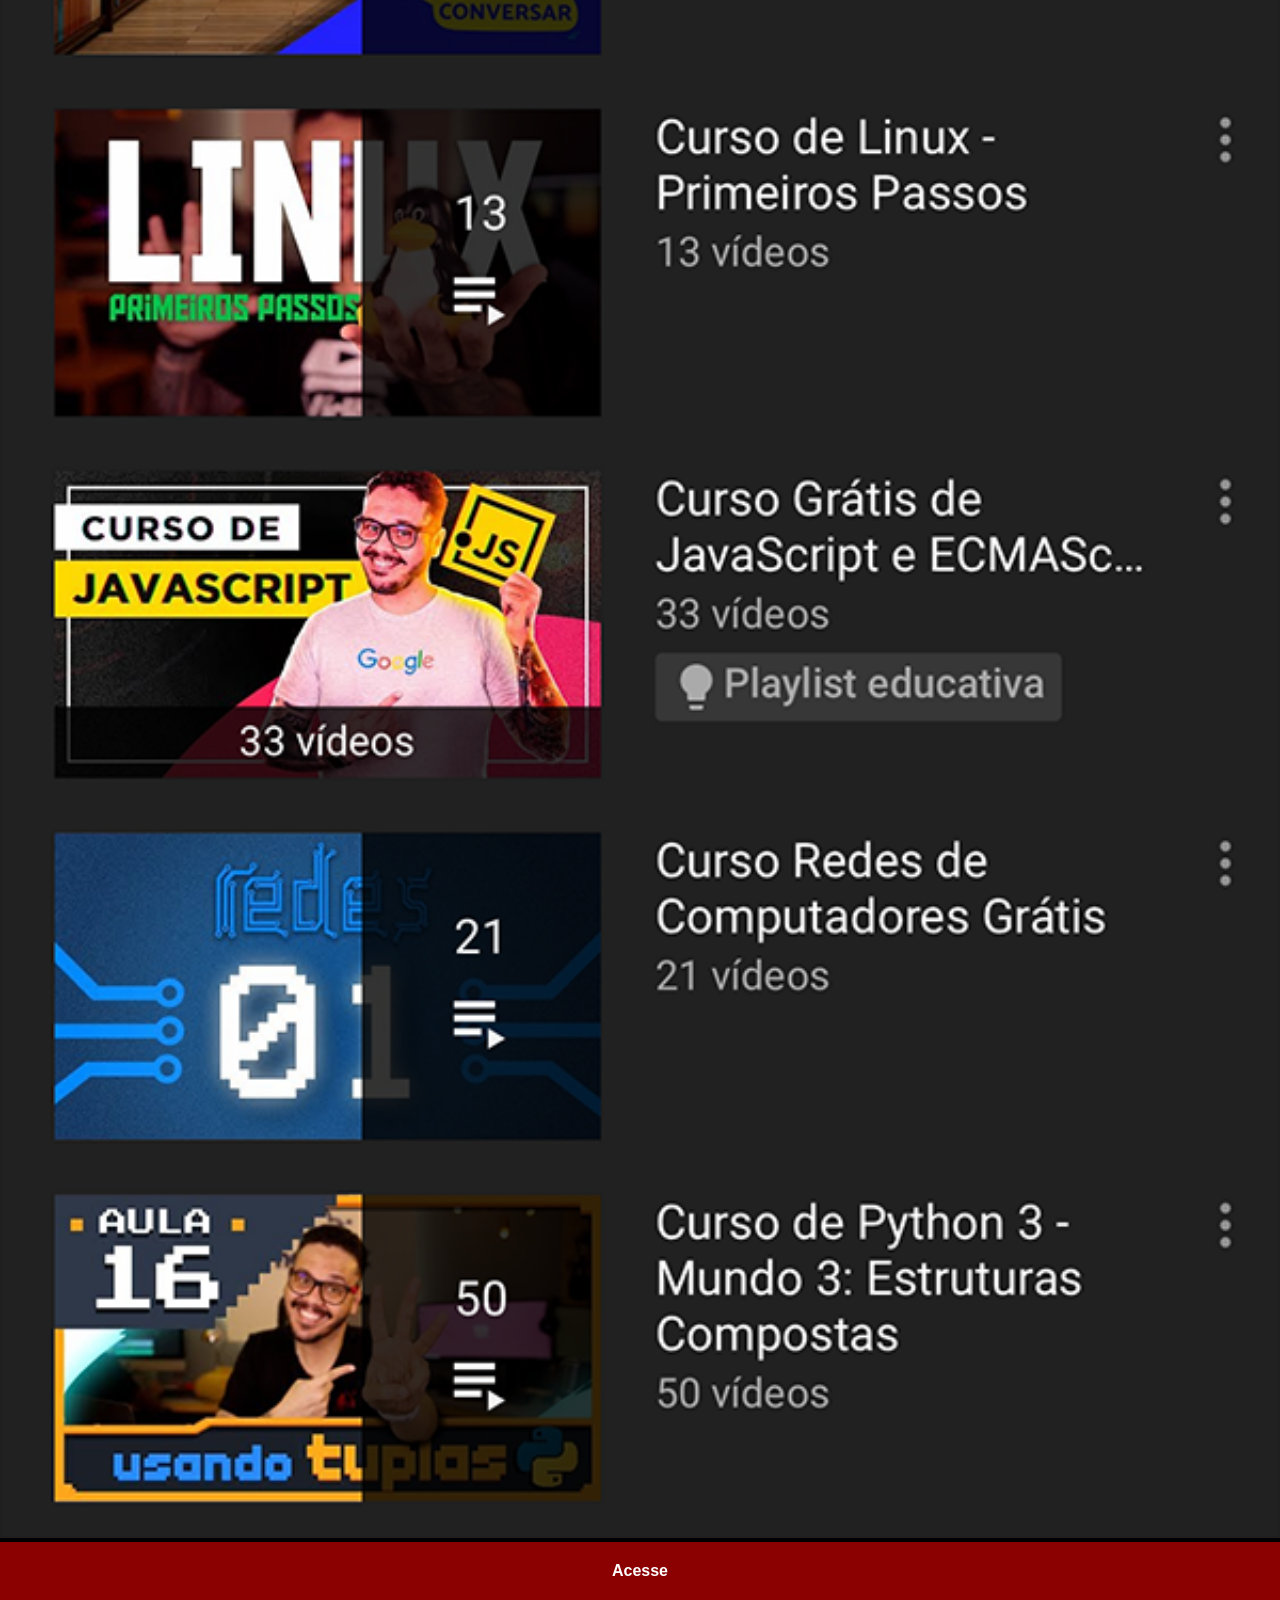
<file: youtube.html>
<!DOCTYPE html>
<html lang="pt-br">
<head>
    <meta charset="UTF-8">
    <meta name="viewport" content="width=device-width, initial-scale=1.0">
    <title>YouTube</title>
    <link rel="stylesheet" href="style2.css">
</head>
<body>
     <img src="imagens/tela-youtube.png" alt="YouTube">
    <a href="https://www.youtube.com/@cursoemvideo/playlists" target="_blank">Acesse</a>
</body>
</html>
</file>
<file: styles.css>
@charset "UTF-8";

* {
    margin: 0;
    padding: 0;
    font-family: Arial, Helvetica, sans-serif;
}

html,
body {
    height: 100vh;
    width: 100vw;
    background-color: black;
}

body {
    background:url('./imagens/fundo-madeira.jpg');
    background-repeat: no-repeat;
    background-attachment: fixed;
}

main {
    position: relative;
    height: 100vh;
}

section#telefone {
    position: absolute;
    top: 50%;
    left: 50%;
    height: 627px;
    width: 311px;
    transform: translate(-50%, -50%);
    background-image: url('./imagens/frame-iphone.png');
    background-repeat: no-repeat;
}
iframe#tela {
    position: relative;
    top: 80px;
    left: 22px;
    width: 269px;
    height: 471px;
}

section#redes-sociais img {
    width: 50px;
    margin: 10px;
    border-radius: 50%;
    box-shadow: 2px 2px 5px rgba(0, 0, 0, 0.418);
    box-sizing: border-box;
    position: relative;
}

section#redes-sociais img:hover {
    border: 2px solid rgba(255, 255, 255, 0.473);
    transform: translate(-1.5px, -1.5px);
    box-shadow: 5px 5px 10px rgba(0, 0, 0, 0.618);
    transition: 0.3s, border 1s;
}
</file>
<file: style2.css>
@charset "UTF-8";

    * {
        margin: 0;
        padding: 0;
        font-family: Arial, Helvetica, sans-serif;
    }

     ::-webkit-scrollbar {
        width: 0px;
        height: 0px;
    }
    img {
        width: 100vw;
    }

    a {
       display: block;
       background-color: darkred;
       color: white;
       padding: 20px;
       text-align: center;
       font-weight: bolder;
       text-decoration: none;
    }
    a:hover {
        background-color: red;
    }

    body {
        width: 100vw;
        height: 100vh;
        background: black url('./imagens/tela-home.jpg') no-repeat top center;
        background-size: cover;
    }
</file>
